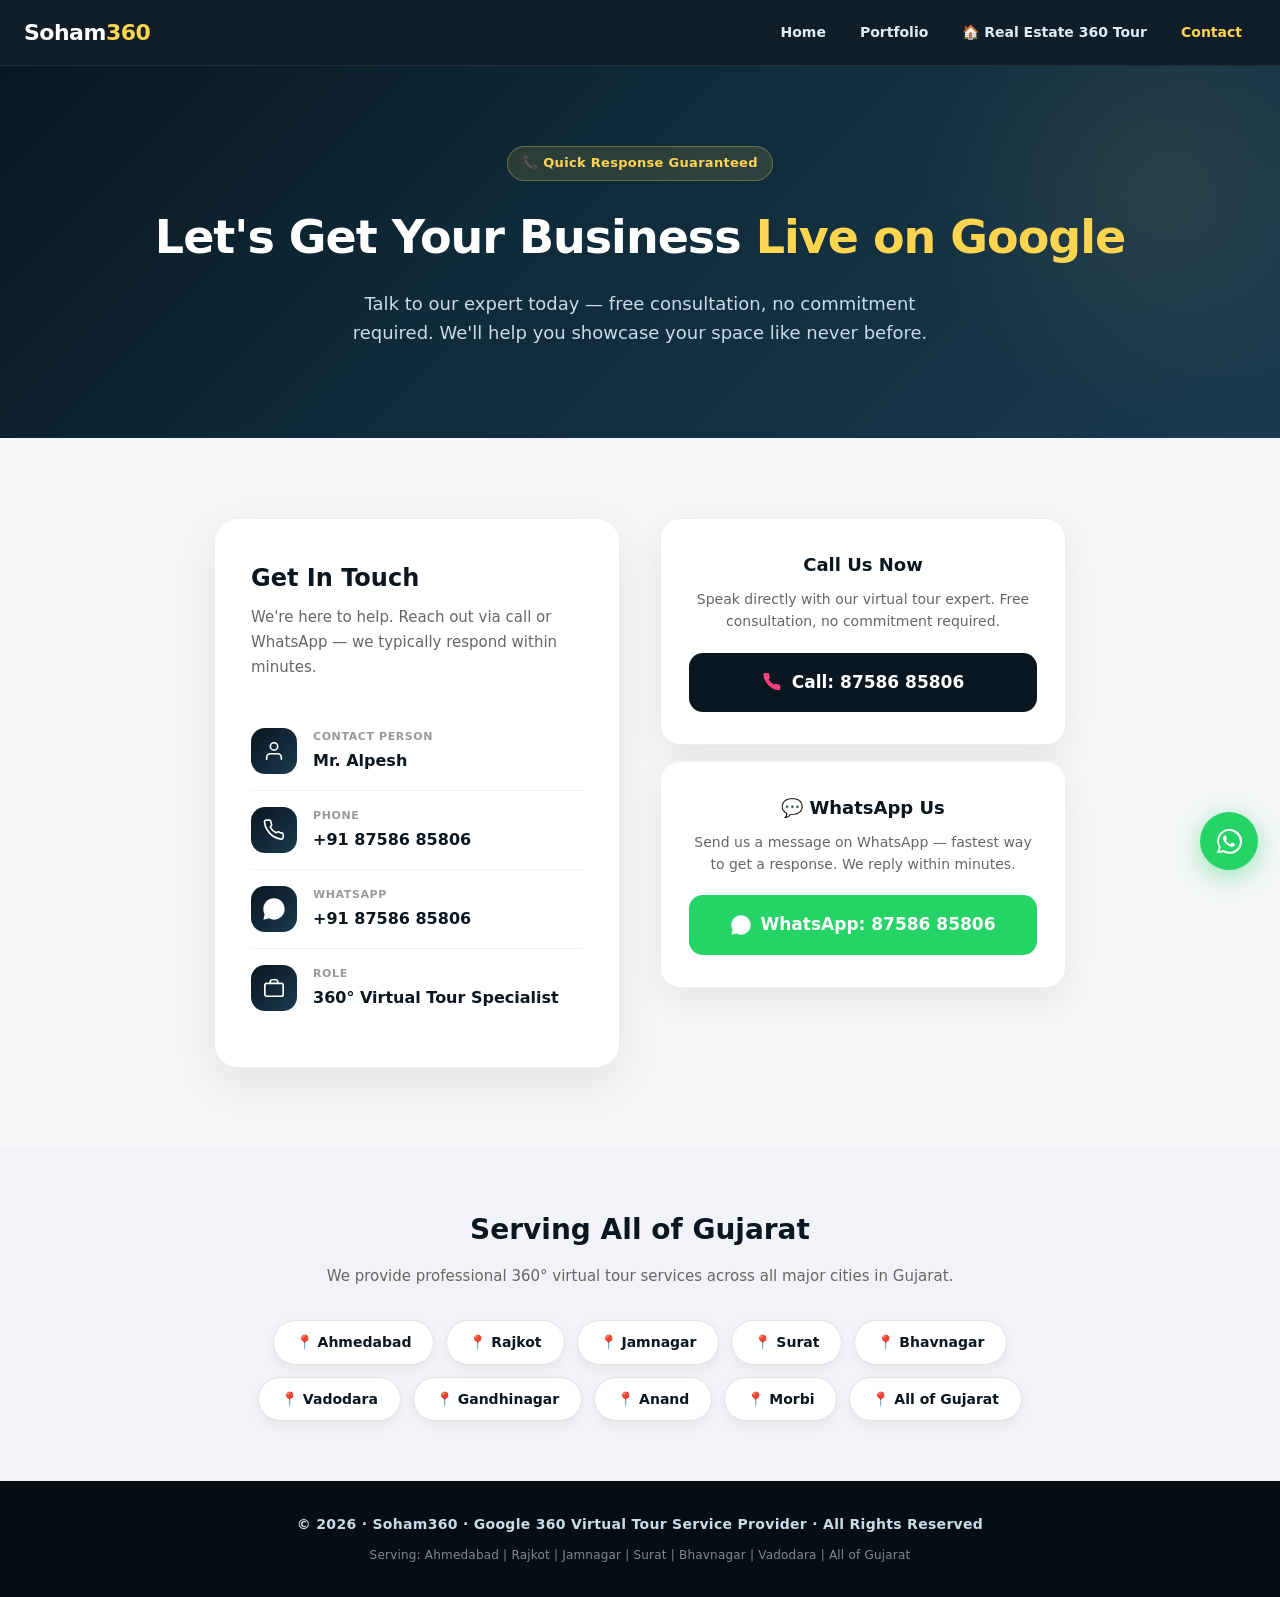
<file: contact/index.html>
<!DOCTYPE html>
<html lang="en">
<head>
<meta charset="UTF-8">
<meta name="viewport" content="width=device-width, initial-scale=1.0">
<title>Contact Us | Soham360 – 360° Virtual Tour Services</title>
<meta name="description" content="Contact Soham360 for Google 360 Virtual Tour services in Ahmedabad, Rajkot, Jamnagar, Surat, Gujarat. Get a free consultation today.">
<meta name="keywords" content="Contact Soham360, Google 360 Virtual Tour Gujarat, 360 virtual tour consultation, virtual tour service Ahmedabad">
<meta name="robots" content="index, follow">
<meta name="author" content="Soham360">
<link rel="canonical" href="https://soham360.com/contact/">
<!-- Open Graph -->
<meta property="og:type" content="website">
<meta property="og:title" content="Contact Us | Soham360 – 360° Virtual Tour Services">
<meta property="og:description" content="Get a free consultation for Google 360 Virtual Tour services in Gujarat. Call or WhatsApp today.">
<meta property="og:url" content="https://soham360.com/contact/">
<meta property="og:site_name" content="Soham360">
<meta property="og:locale" content="en_IN">
<meta property="og:image" content="https://soham360.com/Images/Restaurant Virtual Tour.png">
<!-- Twitter Card -->
<meta name="twitter:card" content="summary_large_image">
<meta name="twitter:title" content="Contact Soham360 – Free Virtual Tour Consultation">
<meta name="twitter:description" content="Get a free consultation for Google 360 Virtual Tour services across Gujarat.">
<meta name="twitter:image" content="https://soham360.com/Images/Restaurant Virtual Tour.png">
<link rel="icon" type="image/svg+xml" href="../favicon.svg">
<link rel="shortcut icon" href="../favicon.svg">
<script type="application/ld+json">
{
  "@context": "https://schema.org",
  "@type": "ContactPage",
  "name": "Contact Soham360",
  "url": "https://soham360.com/contact/",
  "breadcrumb": {
    "@type": "BreadcrumbList",
    "itemListElement": [
      {"@type":"ListItem","position":1,"name":"Home","item":"https://soham360.com/"},
      {"@type":"ListItem","position":2,"name":"Contact","item":"https://soham360.com/contact/"}
    ]
  }
}
</script>
<link rel="stylesheet" href="../css/style.css">
<style>
.contact-page-hero{background:linear-gradient(135deg,#0a1620 0%,#0f2a38 40%,#1a3a50 100%);padding:80px 24px 90px;color:#fff;text-align:center;position:relative;overflow:hidden;}
.contact-page-hero::before{content:'';position:absolute;top:-120px;right:-120px;width:480px;height:480px;background:radial-gradient(circle,rgba(255,213,79,0.08) 0%,transparent 70%);pointer-events:none;}
.contact-page-hero h1{font-size:46px;font-weight:900;letter-spacing:-1px;margin-bottom:16px;}
.contact-page-hero h1 span{color:#ffd54f;}
.contact-page-hero p{font-size:18px;color:#c8dce8;max-width:580px;margin:0 auto;}
.contact-main{max-width:900px;margin:0 auto;padding:80px 24px;}
.contact-grid{display:grid;grid-template-columns:1fr 1fr;gap:40px;align-items:start;}
.contact-info-box{background:#fff;border-radius:24px;padding:40px 36px;box-shadow:0 16px 48px rgba(0,0,0,0.08);border:1.5px solid #edf0f3;}
.contact-info-box h2{font-size:24px;font-weight:900;color:#0a1620;margin-bottom:8px;}
.contact-info-box p{font-size:15px;color:#666;margin-bottom:32px;line-height:1.65;}
.contact-item{display:flex;align-items:center;gap:16px;padding:16px 0;border-bottom:1px solid #f0f2f5;}
.contact-item:last-child{border-bottom:none;}
.contact-item-icon{width:46px;height:46px;border-radius:14px;background:linear-gradient(135deg,#0a1620,#1a3a50);display:flex;align-items:center;justify-content:center;flex-shrink:0;}
.contact-item-icon svg{width:22px;height:22px;}
.contact-item-label{font-size:11px;font-weight:700;color:#999;text-transform:uppercase;letter-spacing:0.6px;}
.contact-item-value{font-size:16px;font-weight:700;color:#0a1620;margin-top:2px;}
.contact-item-value a{color:#0a1620;text-decoration:none;}
.contact-item-value a:hover{color:#ffb300;}
.contact-action-box{display:flex;flex-direction:column;gap:16px;}
.contact-action-card{background:#fff;border-radius:20px;padding:32px 28px;box-shadow:0 12px 36px rgba(0,0,0,0.07);border:1.5px solid #edf0f3;text-align:center;}
.contact-action-card h3{font-size:18px;font-weight:800;color:#0a1620;margin-bottom:8px;}
.contact-action-card p{font-size:14px;color:#666;margin-bottom:20px;line-height:1.6;}
.btn-call-big{display:flex;align-items:center;justify-content:center;gap:10px;background:#0a1620;color:#fff;font-weight:800;font-size:17px;padding:16px 28px;border-radius:14px;text-decoration:none;transition:background 0.2s,transform 0.2s;width:100%;}
.btn-call-big:hover{background:#1a3a50;transform:translateY(-2px);}
.btn-wa-big{display:flex;align-items:center;justify-content:center;gap:10px;background:#25D366;color:#fff;font-weight:800;font-size:17px;padding:16px 28px;border-radius:14px;text-decoration:none;transition:background 0.2s,transform 0.2s;width:100%;}
.btn-wa-big:hover{background:#1ebe5d;transform:translateY(-2px);}
.btn-call-big .call-icon,.btn-call-big .call-icon svg{display:inline-flex;width:20px;height:20px;}
.btn-call-big .call-icon svg{fill:#ff4081;stroke:none;}
.serving-section{background:#f1f3f6;padding:60px 24px;text-align:center;}
.serving-section h2{font-size:28px;font-weight:900;color:#0a1620;margin-bottom:12px;}
.serving-section p{color:#666;font-size:15px;margin-bottom:32px;}
.cities-grid{display:flex;flex-wrap:wrap;justify-content:center;gap:12px;max-width:800px;margin:0 auto;}
.city-tag{background:#fff;border:1.5px solid #e0e4e8;border-radius:30px;padding:10px 22px;font-size:14px;font-weight:700;color:#0a1620;box-shadow:0 4px 12px rgba(0,0,0,0.05);transition:all 0.2s;}
.city-tag:hover{border-color:#ffd54f;background:#fffbf0;}
@media(max-width:768px){
  .contact-grid{grid-template-columns:1fr;}
  .contact-page-hero h1{font-size:32px;}
}
</style>
</head>
<body>

<!-- WHATSAPP FLOAT -->
<div class="float-wa-only">
  <a class="float-wa-btn" href="https://wa.me/918758685806" target="_blank" rel="noopener" aria-label="Chat on WhatsApp">
    <svg width="30" height="30" viewBox="0 0 48 48" xmlns="http://www.w3.org/2000/svg">
      <path fill="#fff" d="M4.868 43.303l2.694-9.835a18.83 18.83 0 0 1-2.52-9.449C5.044 13.514 13.856 4.7 24.86 4.7c5.35.002 10.373 2.086 14.152 5.872a19.865 19.865 0 0 1 5.853 14.143c-.004 11.006-8.816 19.82-19.822 19.82a19.868 19.868 0 0 1-9.499-2.413L4.868 43.303z"/>
      <path fill="#25D366" d="M24.86 7.7c-9.348 0-16.953 7.603-16.953 16.949a16.9 16.9 0 0 0 2.509 8.88l.39.619-1.657 6.047 6.205-1.629.599.356a16.9 16.9 0 0 0 8.615 2.356h.007c9.341 0 16.944-7.604 16.947-16.95A16.86 16.86 0 0 0 35.558 12.7 16.86 16.86 0 0 0 24.86 7.7z"/>
      <path fill="#fff" fill-rule="evenodd" d="M19.268 16.045c-.355-.79-.729-.806-1.068-.82-.277-.013-.594-.012-.91-.012s-.83.124-1.265.62c-.435.495-1.661 1.622-1.661 3.956s1.7 4.59 1.937 4.907c.237.317 3.282 5.283 8.104 7.196 4.007 1.58 4.823 1.266 5.693 1.187.87-.079 2.807-1.147 3.202-2.255.395-1.108.395-2.057.277-2.255-.119-.198-.435-.317-.91-.554s-2.807-1.384-3.242-1.542c-.435-.158-.75-.237-1.066.238-.317.475-1.225 1.542-1.502 1.859-.277.317-.554.357-1.028.119-.475-.238-2.004-.738-3.82-2.358-1.41-1.258-2.364-2.814-2.641-3.289-.277-.475-.03-.731.208-.968.213-.213.475-.554.712-.831.238-.277.317-.475.475-.792.158-.317.079-.594-.04-.831-.118-.238-1.04-2.58-1.456-3.525z" clip-rule="evenodd"/>
    </svg>
  </a>
</div>

<!-- NAVBAR -->
<nav class="navbar">
  <a href="../index.html" class="nav-logo" aria-label="Soham360 Home">
    <span class="logo-text">Soham<span>360</span></span>
  </a>
  <div class="nav-menu">
    <a class="nav-link" href="../index.html">Home</a>
    <a class="nav-link" href="../portfolio/">Portfolio</a>
    <a class="nav-link" href="../realestate360tour/">🏠 Real Estate 360 Tour</a>
    <a class="nav-link active" href="../contact/">Contact</a>
  </div>
  <button class="nav-burger" id="navBurger" aria-label="Open menu" onclick="toggleBurger()">
    <span></span><span></span><span></span>
  </button>
</nav>
<div class="nav-drawer" id="navDrawer">
  <a class="nav-link" href="../index.html" onclick="closeBurger()">🏠 Home</a>
  <a class="nav-link" href="../portfolio/" onclick="closeBurger()">📂 Portfolio</a>
  <a class="nav-link" href="../realestate360tour/" onclick="closeBurger()">🏡 Real Estate 360 Tour</a>
  <a class="nav-link active" href="../contact/" onclick="closeBurger()"><span style="display:inline-flex;align-items:center;gap:6px;"><svg width="15" height="15" viewBox="0 0 24 24" fill="#ff4081" xmlns="http://www.w3.org/2000/svg"><path d="M22 16.92v3a2 2 0 0 1-2.18 2 19.79 19.79 0 0 1-8.63-3.07A19.5 19.5 0 0 1 4.69 12a19.79 19.79 0 0 1-3.07-8.67A2 2 0 0 1 3.6 1.2h3a2 2 0 0 1 2 1.72c.127.96.361 1.903.7 2.81a2 2 0 0 1-.45 2.11L7.91 8.76a16 16 0 0 0 6.29 6.29l1.87-.87a2 2 0 0 1 2.11.45c.907.339 1.85.573 2.81.7A2 2 0 0 1 22 17z"/></svg> Contact</span></a>
</div>

<!-- HERO -->
<div class="contact-page-hero">
  <div class="hero-badge" style="margin-bottom:20px;">📞 Quick Response Guaranteed</div>
  <h1>Let's Get Your Business <span>Live on Google</span></h1>
  <p>Talk to our expert today — free consultation, no commitment required. We'll help you showcase your space like never before.</p>
</div>

<!-- CONTACT MAIN -->
<div class="contact-main">
  <div class="contact-grid">
    <div class="contact-info-box">
      <h2>Get In Touch</h2>
      <p>We're here to help. Reach out via call or WhatsApp — we typically respond within minutes.</p>
      <div class="contact-item">
        <div class="contact-item-icon"><svg viewBox="0 0 24 24" fill="none" stroke="white" stroke-width="1.8" stroke-linecap="round" stroke-linejoin="round"><path d="M20 21v-2a4 4 0 0 0-4-4H8a4 4 0 0 0-4 4v2"/><circle cx="12" cy="7" r="4"/></svg></div>
        <div><div class="contact-item-label">Contact Person</div><div class="contact-item-value">Mr. Alpesh</div></div>
      </div>
      <div class="contact-item">
        <div class="contact-item-icon"><svg viewBox="0 0 24 24" fill="none" stroke="white" stroke-width="1.8" stroke-linecap="round" stroke-linejoin="round"><path d="M22 16.92v3a2 2 0 0 1-2.18 2 19.79 19.79 0 0 1-8.63-3.07A19.5 19.5 0 0 1 4.69 12a19.79 19.79 0 0 1-3.07-8.67A2 2 0 0 1 3.6 1.2h3a2 2 0 0 1 2 1.72c.127.96.361 1.903.7 2.81a2 2 0 0 1-.45 2.11L7.91 8.76a16 16 0 0 0 6.29 6.29l1.87-.87a2 2 0 0 1 2.11.45c.907.339 1.85.573 2.81.7A2 2 0 0 1 22 17z"/></svg></div>
        <div><div class="contact-item-label">Phone</div><div class="contact-item-value"><a href="tel:+918758685806">+91 87586 85806</a></div></div>
      </div>
      <div class="contact-item">
        <div class="contact-item-icon"><svg viewBox="0 0 32 32" fill="white"><path d="M16 .5C7.44.5.5 7.44.5 16c0 2.72.69 5.28 1.9 7.52L.5 31.5l8.22-1.87A15.43 15.43 0 0016 31.5C24.56 31.5 31.5 24.56 31.5 16S24.56.5 16 .5zm7.27 18.4c-.4-.2-2.36-1.16-2.72-1.3-.37-.13-.63-.2-.9.2s-1.03 1.3-1.27 1.56c-.23.27-.46.3-.86.1a10.84 10.84 0 01-3.19-1.97 11.96 11.96 0 01-2.21-2.75c-.23-.4-.02-.61.17-.81.18-.18.4-.46.6-.69.2-.23.26-.4.4-.66.13-.27.07-.5-.03-.7-.1-.2-.9-2.16-1.23-2.96-.32-.78-.65-.67-.9-.68h-.76c-.27 0-.7.1-1.06.5s-1.4 1.36-1.4 3.32 1.43 3.85 1.63 4.12c.2.26 2.82 4.3 6.83 6.03.95.41 1.7.66 2.28.84.96.3 1.83.26 2.52.16.77-.12 2.36-.97 2.7-1.9.33-.93.33-1.73.23-1.9-.1-.17-.36-.27-.76-.47z"/></svg></div>
        <div><div class="contact-item-label">WhatsApp</div><div class="contact-item-value"><a href="https://wa.me/918758685806" target="_blank">+91 87586 85806</a></div></div>
      </div>
      <div class="contact-item">
        <div class="contact-item-icon"><svg viewBox="0 0 24 24" fill="none" stroke="white" stroke-width="1.8" stroke-linecap="round" stroke-linejoin="round"><rect x="2" y="7" width="20" height="14" rx="2"/><path d="M16 7V5a2 2 0 0 0-2-2h-4a2 2 0 0 0-2 2v2"/></svg></div>
        <div><div class="contact-item-label">Role</div><div class="contact-item-value">360° Virtual Tour Specialist</div></div>
      </div>
    </div>

    <div class="contact-action-box">
      <div class="contact-action-card">
        <h3>Call Us Now</h3>
        <p>Speak directly with our virtual tour expert. Free consultation, no commitment required.</p>
        <a class="btn-call-big" href="tel:+918758685806"><span class="call-icon"><svg viewBox="0 0 24 24" xmlns="http://www.w3.org/2000/svg"><path d="M22 16.92v3a2 2 0 0 1-2.18 2 19.79 19.79 0 0 1-8.63-3.07A19.5 19.5 0 0 1 4.69 12a19.79 19.79 0 0 1-3.07-8.67A2 2 0 0 1 3.6 1.2h3a2 2 0 0 1 2 1.72c.127.96.361 1.903.7 2.81a2 2 0 0 1-.45 2.11L7.91 8.76a16 16 0 0 0 6.29 6.29l1.87-.87a2 2 0 0 1 2.11.45c.907.339 1.85.573 2.81.7A2 2 0 0 1 22 17z"/></svg></span> Call: 87586 85806</a>
      </div>
      <div class="contact-action-card">
        <h3>💬 WhatsApp Us</h3>
        <p>Send us a message on WhatsApp — fastest way to get a response. We reply within minutes.</p>
        <a class="btn-wa-big" href="https://wa.me/918758685806" target="_blank" rel="noopener">
          <svg width="20" height="20" viewBox="0 0 32 32" fill="white"><path d="M16 .5C7.44.5.5 7.44.5 16c0 2.72.69 5.28 1.9 7.52L.5 31.5l8.22-1.87A15.43 15.43 0 0016 31.5C24.56 31.5 31.5 24.56 31.5 16S24.56.5 16 .5zm7.27 18.4c-.4-.2-2.36-1.16-2.72-1.3-.37-.13-.63-.2-.9.2s-1.03 1.3-1.27 1.56c-.23.27-.46.3-.86.1a10.84 10.84 0 01-3.19-1.97 11.96 11.96 0 01-2.21-2.75c-.23-.4-.02-.61.17-.81.18-.18.4-.46.6-.69.2-.23.26-.4.4-.66.13-.27.07-.5-.03-.7-.1-.2-.9-2.16-1.23-2.96-.32-.78-.65-.67-.9-.68h-.76c-.27 0-.7.1-1.06.5s-1.4 1.36-1.4 3.32 1.43 3.85 1.63 4.12c.2.26 2.82 4.3 6.83 6.03.95.41 1.7.66 2.28.84.96.3 1.83.26 2.52.16.77-.12 2.36-.97 2.7-1.9.33-.93.33-1.73.23-1.9-.1-.17-.36-.27-.76-.47z"/></svg>
          WhatsApp: 87586 85806
        </a>
      </div>
    </div>
  </div>
</div>

<!-- SERVING CITIES -->
<div class="serving-section">
  <h2>Serving All of Gujarat</h2>
  <p>We provide professional 360° virtual tour services across all major cities in Gujarat.</p>
  <div class="cities-grid">
    <div class="city-tag">📍 Ahmedabad</div>
    <div class="city-tag">📍 Rajkot</div>
    <div class="city-tag">📍 Jamnagar</div>
    <div class="city-tag">📍 Surat</div>
    <div class="city-tag">📍 Bhavnagar</div>
    <div class="city-tag">📍 Vadodara</div>
    <div class="city-tag">📍 Gandhinagar</div>
    <div class="city-tag">📍 Anand</div>
    <div class="city-tag">📍 Morbi</div>
    <div class="city-tag">📍 All of Gujarat</div>
  </div>
</div>

<footer class="footer">
  <div>© 2026 · Soham360 · Google 360 Virtual Tour Service Provider · All Rights Reserved</div>
  <div class="footer-cities">Serving: Ahmedabad | Rajkot | Jamnagar | Surat | Bhavnagar | Vadodara | All of Gujarat</div>
</footer>

<script src="../js/script.js"></script>
</body>
</html>
</file>
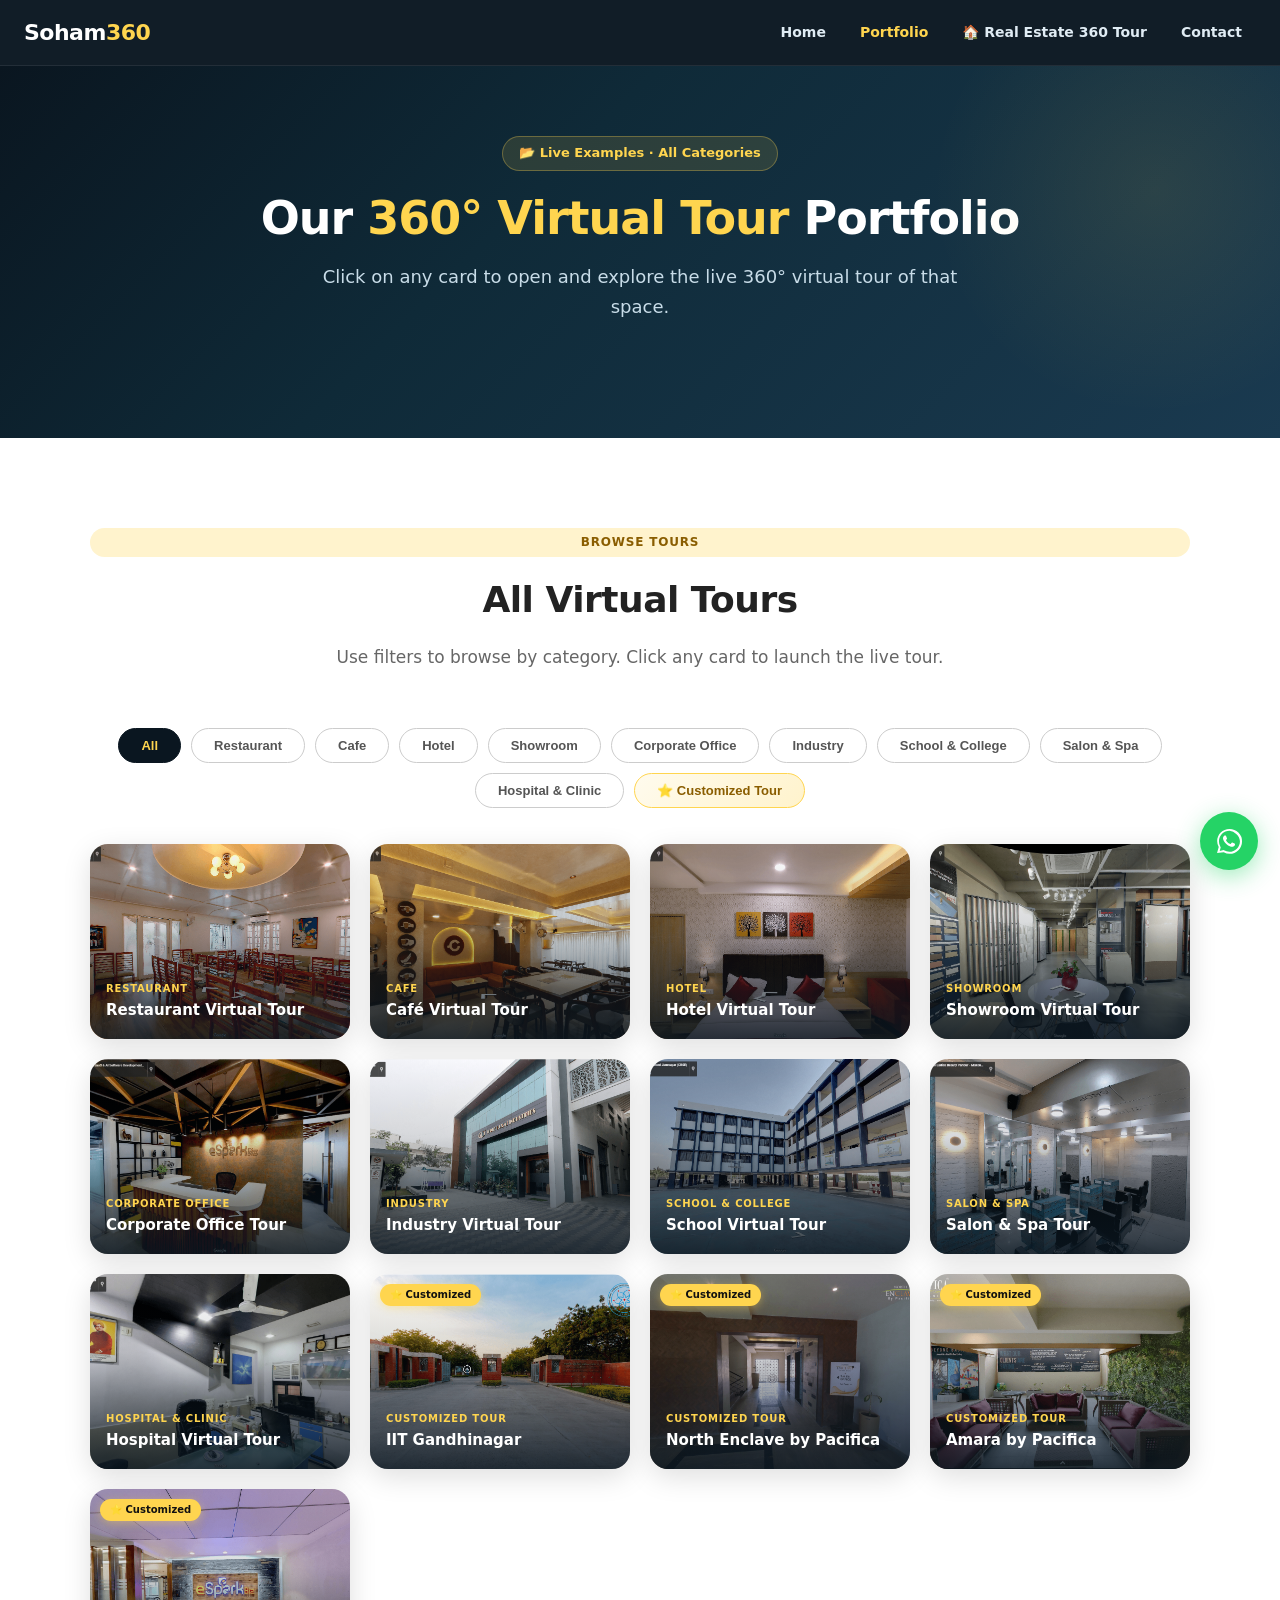
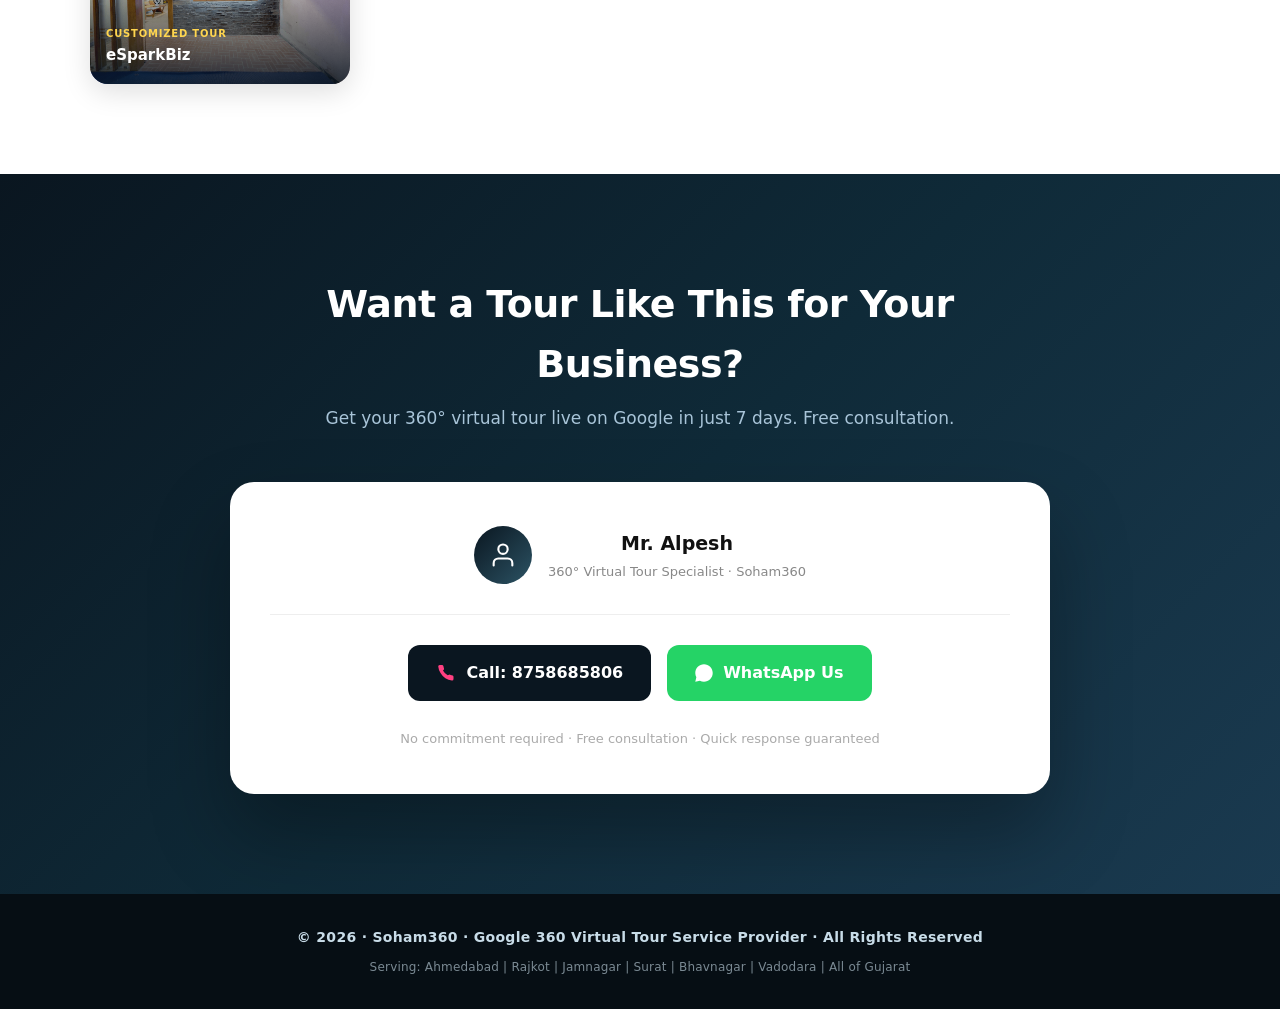
<file: portfolio/index.html>
<!DOCTYPE html>
<html lang="en">
<head>
<meta charset="UTF-8">
<meta name="viewport" content="width=device-width, initial-scale=1.0">
<title>Portfolio – 360° Virtual Tour Examples | Soham360</title>
<meta name="description" content="Explore our complete 360° virtual tour portfolio. Live tours for restaurants, hotels, cafes, showrooms, real estate, schools and more across Gujarat.">
<meta name="robots" content="index, follow, max-snippet:-1, max-image-preview:large, max-video-preview:-1">
<meta name="author" content="Soham360">
<link rel="canonical" href="https://soham360.com/portfolio/">
<!-- Open Graph -->
<meta property="og:type" content="website">
<meta property="og:title" content="Portfolio – 360° Virtual Tour Examples | Soham360">
<meta property="og:description" content="Explore live 360° virtual tours for restaurants, hotels, cafes, showrooms, real estate and more across Gujarat.">
<meta property="og:url" content="https://soham360.com/portfolio/">
<meta property="og:site_name" content="Soham360">
<meta property="og:locale" content="en_IN">
<meta property="og:image" content="https://soham360.com/Images/Amara by Pacifica.png">
<meta property="og:image:width" content="1200">
<meta property="og:image:height" content="630">
<!-- Twitter Card -->
<meta name="twitter:card" content="summary_large_image">
<meta name="twitter:title" content="Portfolio – 360° Virtual Tour Examples | Soham360">
<meta name="twitter:description" content="Explore live 360° virtual tours for restaurants, hotels, real estate and more across Gujarat.">
<meta name="twitter:image" content="https://soham360.com/Images/Amara by Pacifica.png">
<link rel="icon" type="image/svg+xml" href="../favicon.svg">
<link rel="shortcut icon" href="../favicon.svg">
<script type="application/ld+json">
{
  "@context": "https://schema.org",
  "@type": "CollectionPage",
  "name": "360° Virtual Tour Portfolio",
  "url": "https://soham360.com/portfolio/",
  "description": "Portfolio of Google 360 and Customized 360 Virtual Tours by Soham360",
  "breadcrumb": {
    "@type": "BreadcrumbList",
    "itemListElement": [
      {"@type":"ListItem","position":1,"name":"Home","item":"https://soham360.com/"},
      {"@type":"ListItem","position":2,"name":"Portfolio","item":"https://soham360.com/portfolio/"}
    ]
  }
}
</script>
<link rel="stylesheet" href="../css/style.css">
<style>
.photo-gallery-grid{display:grid;grid-template-columns:repeat(auto-fill,minmax(220px,1fr));gap:20px;margin-top:10px;}
.pg-card{border-radius:18px;overflow:hidden;cursor:pointer;position:relative;box-shadow:0 8px 28px rgba(0,0,0,0.13);transition:transform 0.28s cubic-bezier(.34,1.56,.64,1),box-shadow 0.25s;aspect-ratio:4/3;}
.pg-card:hover{transform:translateY(-7px);box-shadow:0 24px 52px rgba(0,0,0,0.22);}
.pg-card img{width:100%;height:100%;object-fit:cover;display:block;transition:transform 0.4s;}
.pg-card:hover img{transform:scale(1.06);}
.pg-card-overlay{position:absolute;inset:0;background:linear-gradient(to top,rgba(10,22,32,0.85) 0%,rgba(10,22,32,0.15) 60%,transparent 100%);}
.pg-card-info{position:absolute;bottom:0;left:0;right:0;padding:16px 16px 18px;}
.pg-card-cat{font-size:10px;font-weight:700;text-transform:uppercase;letter-spacing:0.8px;color:#ffd54f;margin-bottom:4px;}
.pg-card-name{font-size:15px;font-weight:800;color:#fff;line-height:1.3;}
.pg-card-premium-badge{position:absolute;top:10px;left:10px;display:inline-flex;align-items:center;gap:4px;background:#ffd54f;color:#111;font-size:10px;font-weight:800;padding:3px 10px;border-radius:20px;box-shadow:0 2px 8px rgba(255,213,79,0.4);z-index:2;}
.pg-card-play{position:absolute;top:50%;left:50%;transform:translate(-50%,-50%) scale(0.8);width:52px;height:52px;border-radius:50%;background:rgba(255,213,79,0.9);display:flex;align-items:center;justify-content:center;opacity:0;transition:opacity 0.22s,transform 0.22s;box-shadow:0 4px 18px rgba(255,213,79,0.5);z-index:2;}
.pg-card:hover .pg-card-play{opacity:1;transform:translate(-50%,-50%) scale(1);}
.pg-card-play svg{width:20px;height:20px;margin-left:3px;}
.tour-modal-overlay{display:none;position:fixed;inset:0;background:rgba(0,0,0,0.92);z-index:9999;align-items:center;justify-content:center;padding:16px;}
.tour-modal-overlay.open{display:flex;}
.tour-modal{background:#fff;border-radius:16px;width:96vw;max-width:1200px;height:90vh;overflow:hidden;box-shadow:0 50px 100px rgba(0,0,0,0.5);display:flex;flex-direction:column;}
.tour-modal-head{display:flex;align-items:center;justify-content:space-between;padding:14px 20px;border-bottom:1px solid #eee;flex-shrink:0;}
.tour-modal-head h3{font-size:17px;font-weight:800;color:#111;}
.tour-modal-close{background:none;border:none;font-size:26px;cursor:pointer;color:#888;line-height:1;padding:4px 10px;transition:color 0.15s;min-width:44px;min-height:44px;display:flex;align-items:center;justify-content:center;}
.tour-modal-close:hover{color:#111;}
.tour-modal-body{flex:1;overflow:hidden;min-height:0;}
.tour-modal-body iframe{width:100%;height:100%;border:none;display:block;}
@media(max-width:600px){
  .photo-gallery-grid{grid-template-columns:repeat(2,1fr);gap:12px;}
  .pg-card-name{font-size:13px;}
}
</style>
</head>
<body>

<div class="float-wa-only">
  <a class="float-wa-btn" href="https://wa.me/918758685806" target="_blank" rel="noopener" aria-label="Chat on WhatsApp">
    <svg width="30" height="30" viewBox="0 0 48 48" xmlns="http://www.w3.org/2000/svg"><path fill="#fff" d="M4.868 43.303l2.694-9.835a18.83 18.83 0 0 1-2.52-9.449C5.044 13.514 13.856 4.7 24.86 4.7c5.35.002 10.373 2.086 14.152 5.872a19.865 19.865 0 0 1 5.853 14.143c-.004 11.006-8.816 19.82-19.822 19.82a19.868 19.868 0 0 1-9.499-2.413L4.868 43.303z"/><path fill="#25D366" d="M24.86 7.7c-9.348 0-16.953 7.603-16.953 16.949a16.9 16.9 0 0 0 2.509 8.88l.39.619-1.657 6.047 6.205-1.629.599.356a16.9 16.9 0 0 0 8.615 2.356h.007c9.341 0 16.944-7.604 16.947-16.95A16.86 16.86 0 0 0 35.558 12.7 16.86 16.86 0 0 0 24.86 7.7z"/><path fill="#fff" fill-rule="evenodd" d="M19.268 16.045c-.355-.79-.729-.806-1.068-.82-.277-.013-.594-.012-.91-.012s-.83.124-1.265.62c-.435.495-1.661 1.622-1.661 3.956s1.7 4.59 1.937 4.907c.237.317 3.282 5.283 8.104 7.196 4.007 1.58 4.823 1.266 5.693 1.187.87-.079 2.807-1.147 3.202-2.255.395-1.108.395-2.057.277-2.255-.119-.198-.435-.317-.91-.554s-2.807-1.384-3.242-1.542c-.435-.158-.75-.237-1.066.238-.317.475-1.225 1.542-1.502 1.859-.277.317-.554.357-1.028.119-.475-.238-2.004-.738-3.82-2.358-1.41-1.258-2.364-2.814-2.641-3.289-.277-.475-.03-.731.208-.968.213-.213.475-.554.712-.831.238-.277.317-.475.475-.792.158-.317.079-.594-.04-.831-.118-.238-1.04-2.58-1.456-3.525z" clip-rule="evenodd"/></svg>
  </a>
</div>

<nav class="navbar">
  <a href="../index.html" class="nav-logo" aria-label="Soham360 Home"><span class="logo-text">Soham<span>360</span></span></a>
  <div class="nav-menu">
    <a class="nav-link" href="../index.html">Home</a>
    <a class="nav-link active" href="../portfolio/">Portfolio</a>
    <a class="nav-link" href="../realestate360tour/">🏠 Real Estate 360 Tour</a>
    <a class="nav-link" href="../contact/">Contact</a>
  </div>
  <button class="nav-burger" id="navBurger" aria-label="Open menu" onclick="toggleBurger()"><span></span><span></span><span></span></button>
</nav>
<div class="nav-drawer" id="navDrawer">
  <a class="nav-link" href="../index.html" onclick="closeBurger()">🏠 Home</a>
  <a class="nav-link active" href="../portfolio/" onclick="closeBurger()">📂 Portfolio</a>
  <a class="nav-link" href="../realestate360tour/" onclick="closeBurger()">🏡 Real Estate 360 Tour</a>
  <a class="nav-link" href="../contact/" onclick="closeBurger()"><span style="display:inline-flex;align-items:center;gap:6px;"><svg width="15" height="15" viewBox="0 0 24 24" fill="#ff4081" xmlns="http://www.w3.org/2000/svg"><path d="M22 16.92v3a2 2 0 0 1-2.18 2 19.79 19.79 0 0 1-8.63-3.07A19.5 19.5 0 0 1 4.69 12a19.79 19.79 0 0 1-3.07-8.67A2 2 0 0 1 3.6 1.2h3a2 2 0 0 1 2 1.72c.127.96.361 1.903.7 2.81a2 2 0 0 1-.45 2.11L7.91 8.76a16 16 0 0 0 6.29 6.29l1.87-.87a2 2 0 0 1 2.11.45c.907.339 1.85.573 2.81.7A2 2 0 0 1 22 17z"/></svg> Contact</span></a>
</div>

<div class="re-hero">
  <div class="re-hero-inner">
    <div class="re-hero-badge">📂 Live Examples · All Categories</div>
    <h1>Our <span>360° Virtual Tour</span> Portfolio</h1>
    <p class="re-hero-sub">Click on any card to open and explore the live 360° virtual tour of that space.</p>
  </div>
</div>

<section class="section white">
<div class="section-inner">
  <div class="section-tag" style="display:block;text-align:center;">Browse Tours</div>
  <h2>All Virtual Tours</h2>
  <p class="section-sub">Use filters to browse by category. Click any card to launch the live tour.</p>
  <div class="filter-bar" id="pgFilterBar"></div>
  <div class="photo-gallery-grid" id="pgGrid"></div>
</div>
</section>

<div class="tour-modal-overlay" id="tourModalOverlay">
  <div class="tour-modal">
    <div class="tour-modal-head">
      <h3 id="tourModalTitle">Tour</h3>
      <button class="tour-modal-close" id="tourModalClose" aria-label="Close tour">&#10005;</button>
    </div>
    <div class="tour-modal-body" id="tourModalBody"></div>
  </div>
</div>

<section class="contact-section">
<div class="contact-container">
  <h2>Want a Tour Like This for Your Business?</h2>
  <p class="contact-tagline">Get your 360° virtual tour live on Google in just 7 days. Free consultation.</p>
  <div class="contact-card">
    <div class="contact-person">
      <div class="contact-avatar"><svg viewBox="0 0 24 24" fill="none" stroke="white" stroke-width="1.8" stroke-linecap="round" stroke-linejoin="round"><path d="M20 21v-2a4 4 0 0 0-4-4H8a4 4 0 0 0-4 4v2"/><circle cx="12" cy="7" r="4"/></svg></div>
      <div><div class="contact-name">Mr. Alpesh</div><div class="contact-role">360° Virtual Tour Specialist · Soham360</div></div>
    </div>
    <hr class="divider">
    <div class="contact-buttons">
      <a class="btn-call" href="tel:+918758685806"><span class="call-icon"><svg viewBox="0 0 24 24" xmlns="http://www.w3.org/2000/svg"><path d="M22 16.92v3a2 2 0 0 1-2.18 2 19.79 19.79 0 0 1-8.63-3.07A19.5 19.5 0 0 1 4.69 12a19.79 19.79 0 0 1-3.07-8.67A2 2 0 0 1 3.6 1.2h3a2 2 0 0 1 2 1.72c.127.96.361 1.903.7 2.81a2 2 0 0 1-.45 2.11L7.91 8.76a16 16 0 0 0 6.29 6.29l1.87-.87a2 2 0 0 1 2.11.45c.907.339 1.85.573 2.81.7A2 2 0 0 1 22 17z"/></svg></span> Call: 8758685806</a>
      <a class="btn-wa" href="https://wa.me/918758685806" target="_blank" rel="noopener"><svg width="18" height="18" viewBox="0 0 32 32" fill="white"><path d="M16 .5C7.44.5.5 7.44.5 16c0 2.72.69 5.28 1.9 7.52L.5 31.5l8.22-1.87A15.43 15.43 0 0016 31.5C24.56 31.5 31.5 24.56 31.5 16S24.56.5 16 .5zm7.27 18.4c-.4-.2-2.36-1.16-2.72-1.3-.37-.13-.63-.2-.9.2s-1.03 1.3-1.27 1.56c-.23.27-.46.3-.86.1a10.84 10.84 0 01-3.19-1.97 11.96 11.96 0 01-2.21-2.75c-.23-.4-.02-.61.17-.81.18-.18.4-.46.6-.69.2-.23.26-.4.4-.66.13-.27.07-.5-.03-.7-.1-.2-.9-2.16-1.23-2.96-.32-.78-.65-.67-.9-.68h-.76c-.27 0-.7.1-1.06.5s-1.4 1.36-1.4 3.32 1.43 3.85 1.63 4.12c.2.26 2.82 4.3 6.83 6.03.95.41 1.7.66 2.28.84.96.3 1.83.26 2.52.16.77-.12 2.36-.97 2.7-1.9.33-.93.33-1.73.23-1.9-.1-.17-.36-.27-.76-.47z"/></svg> WhatsApp Us</a>
    </div>
    <p class="contact-microcopy">No commitment required · Free consultation · Quick response guaranteed</p>
  </div>
</div>
</section>

<footer class="footer">
  <div>© 2026 · Soham360 · Google 360 Virtual Tour Service Provider · All Rights Reserved</div>
  <div class="footer-cities">Serving: Ahmedabad | Rajkot | Jamnagar | Surat | Bhavnagar | Vadodara | All of Gujarat</div>
</footer>

<script src="../js/script.js"></script>
<script>
var pgTours = [
  {cat:"Restaurant",name:"Restaurant Virtual Tour",type:"google",url:"https://www.google.com/maps/embed?pb=!4v1773561439704!6m8!1m7!1sCAoSF0NJSE0wb2dLRUlDQWdJQzQ5SWVnLXdF!2m2!1d22.47191135941974!2d70.05919104179245!3f120.22234155017922!4f-1.7372153121357599!5f0.7820865974627469",photo:"../Images/Restaurant Virtual Tour.png",premium:false},
  {cat:"Cafe",name:"Café Virtual Tour",type:"google",url:"https://www.google.com/maps/embed?pb=!4v1773561541079!6m8!1m7!1sCAoSHENJQUJJaEJHS3RpaGtlbFlsbE9NTEt3U1pSZHM.!2m2!1d22.48382333793996!2d70.0577709195647!3f320.0840952783034!4f-1.8533851198201319!5f0.7820865974627469",photo:"../Images/Cafe Virtual Tour.png",premium:false},
  {cat:"Hotel",name:"Hotel Virtual Tour",type:"google",url:"https://www.google.com/maps/embed?pb=!4v1773561615292!6m8!1m7!1sCAoSF0NJSE0wb2dLRUlDQWdJQ2NtSUswdEFF!2m2!1d22.47060558746202!2d69.07301702772489!3f153.6153185542361!4f-0.6221014068417645!5f0.7820865974627469",photo:"../Images/Hotel Virtual Tour.png",premium:false},
  {cat:"Showroom",name:"Showroom Virtual Tour",type:"google",url:"https://www.google.com/maps/embed?pb=!4v1773562060415!6m8!1m7!1sCAoSHENJQUJJaER1MWc2RWE3aXBnQ1IzMU52U0lVREI.!2m2!1d22.48114475199436!2d70.12142487022894!3f100.70302204278559!4f-2.6613687723726116!5f0.7820865974627469",photo:"../Images/Showroom Virtual Tour.png",premium:false},
  {cat:"Corporate Office",name:"Corporate Office Tour",type:"google",url:"https://www.google.com/maps/embed?pb=!4v1773562106905!6m8!1m7!1sCAoSF0NJSE0wb2dLRUlDQWdJQ2l0dnFCOUFF!2m2!1d23.07089526403176!2d72.51821772344807!3f121.66353301942952!4f-1.3646061736387907!5f0.4000000000000002",photo:"../Images/Corporate Office Tour.png",premium:false},
  {cat:"Industry",name:"Industry Virtual Tour",type:"google",url:"https://www.google.com/maps/embed?pb=!4v1773562236870!6m8!1m7!1sCAoSF0NJSE0wb2dLRUlDQWdJQ2ZyN2Eya1FF!2m2!1d22.42114156188424!2d70.04210512394347!3f82.0918366342775!4f18.649490062444187!5f0.7820865974627469",photo:"../Images/Industry Virtual Tour.png",premium:false},
  {cat:"School & College",name:"School Virtual Tour",type:"google",url:"https://www.google.com/maps/embed?pb=!4v1773563334360!6m8!1m7!1sCAoSF0NJSE0wb2dLRUlDQWdJRDQxdGJmd2dF!2m2!1d22.44517814215193!2d70.02550515759604!3f137.2467255494322!4f16.609819506001614!5f0.7820865974627469",photo:"../Images/School Virtual Tour.png",premium:false},
  {cat:"Salon & Spa",name:"Salon & Spa Tour",type:"google",url:"https://www.google.com/maps/embed?pb=!4v1773563481067!6m8!1m7!1sCAoSFkNJSE0wb2dLRUlDQWdJQzQ5SnZRZFE.!2m2!1d22.48105496172797!2d70.05714490181857!3f0.30821545096795333!4f-0.5030758128877864!5f0.7820865974627469",photo:"../Images/Salon & Spa Tour.png",premium:false},
  {cat:"Hospital & Clinic",name:"Hospital Virtual Tour",type:"google",url:"https://www.google.com/maps/embed?pb=!4v1773564068811!6m8!1m7!1sCAoSF0NJSE0wb2dLRUlDQWdJQzI2T0NsOFFF!2m2!1d22.46608537200248!2d70.05980733572382!3f326.81043002661846!4f2.6077119598731855!5f0.7820865974627469",photo:"../Images/Hospital Virtual Tour.png",premium:false},
  {cat:"Customized Tour",name:"IIT Gandhinagar",type:"cloudpano",cpId:"-GReSaR0O",photo:"../Images/IIT Gandhinagar.png",premium:true},
  {cat:"Customized Tour",name:"North Enclave by Pacifica",type:"cloudpano",cpId:"Ee32aO2l_",photo:"../Images/North Enclave by Pacifica.png",premium:true},
  {cat:"Customized Tour",name:"Amara by Pacifica",type:"cloudpano",cpId:"x5e8PxVc87",photo:"../Images/Amara by Pacifica.png",premium:true},
  {cat:"Customized Tour",name:"eSparkBiz",type:"cloudpano",cpId:"_ZNIYdF5RI",photo:"../Images/eSparkBiz.png",premium:true}
];

var pgCats=["All","Restaurant","Cafe","Hotel","Showroom","Corporate Office","Industry","School & College","Salon & Spa","Hospital & Clinic","Customized Tour"];
var pgActive="All";

function pgGetList(){ return pgActive==="All"?pgTours:pgTours.filter(function(t){return t.cat===pgActive;}); }

function pgRenderFilters(){
  var bar=document.getElementById('pgFilterBar');
  if(!bar)return;
  bar.innerHTML=pgCats.map(function(c){
    var isPremium=c==="Customized Tour";
    return '<button class="filter-btn'+(c===pgActive?' active':'')+(isPremium?' filter-btn-premium':'')+'" onclick="pgSetFilter(\''+c+'\')">'+(isPremium?'⭐ ':'')+c+'</button>';
  }).join('');
}

function pgRenderGrid(){
  var grid=document.getElementById('pgGrid');
  if(!grid)return;
  grid.innerHTML=pgGetList().map(function(t){
    var idx=pgTours.indexOf(t);
    return '<div class="pg-card" onclick="pgOpenTour('+idx+')" role="button" tabindex="0">'
      +(t.premium?'<div class="pg-card-premium-badge">⭐ Customized</div>':'')
      +'<img src="'+t.photo+'" alt="'+t.name+'" loading="lazy">'
      +'<div class="pg-card-overlay"></div>'
      +'<div class="pg-card-play"><svg viewBox="0 0 24 24" fill="#111" stroke="none"><polygon points="5 3 19 12 5 21 5 3"/></svg></div>'
      +'<div class="pg-card-info"><div class="pg-card-cat">'+t.cat+'</div><div class="pg-card-name">'+t.name+'</div></div>'
      +'</div>';
  }).join('');
}

window.pgSetFilter=function(cat){pgActive=cat;pgRenderFilters();pgRenderGrid();};

window.pgOpenTour=function(idx){
  var t=pgTours[idx];
  document.getElementById('tourModalTitle').textContent=t.name;
  if(t.type==="cloudpano"){
    document.getElementById('tourModalBody').innerHTML='<iframe src="https://app.cloudpano.com/tours/'+t.cpId+'?disable=watermark&autoLoad=1" width="100%" height="100%" frameborder="0" allowfullscreen allow="xr-spatial-tracking; gyroscope; accelerometer" style="border:0;display:block;width:100%;height:100%;" title="'+t.name+'"></iframe>';
  } else {
    document.getElementById('tourModalBody').innerHTML='<iframe src="'+t.url+'" allowfullscreen style="width:100%;height:100%;border:none;display:block;" title="'+t.name+'"></iframe>';
  }
  document.getElementById('tourModalOverlay').classList.add('open');
  document.body.style.overflow='hidden';
};

document.addEventListener('DOMContentLoaded',function(){
  pgRenderFilters();
  pgRenderGrid();
  var closeBtn=document.getElementById('tourModalClose');
  var overlay=document.getElementById('tourModalOverlay');
  if(closeBtn)closeBtn.onclick=function(){overlay.classList.remove('open');document.getElementById('tourModalBody').innerHTML='';document.body.style.overflow='';};
  if(overlay)overlay.onclick=function(e){if(e.target===this){this.classList.remove('open');document.getElementById('tourModalBody').innerHTML='';document.body.style.overflow='';}};
  document.addEventListener('keydown',function(e){if(e.key==='Escape'&&overlay){overlay.classList.remove('open');document.getElementById('tourModalBody').innerHTML='';document.body.style.overflow='';}});
});
</script>
</body>
</html>
</file>
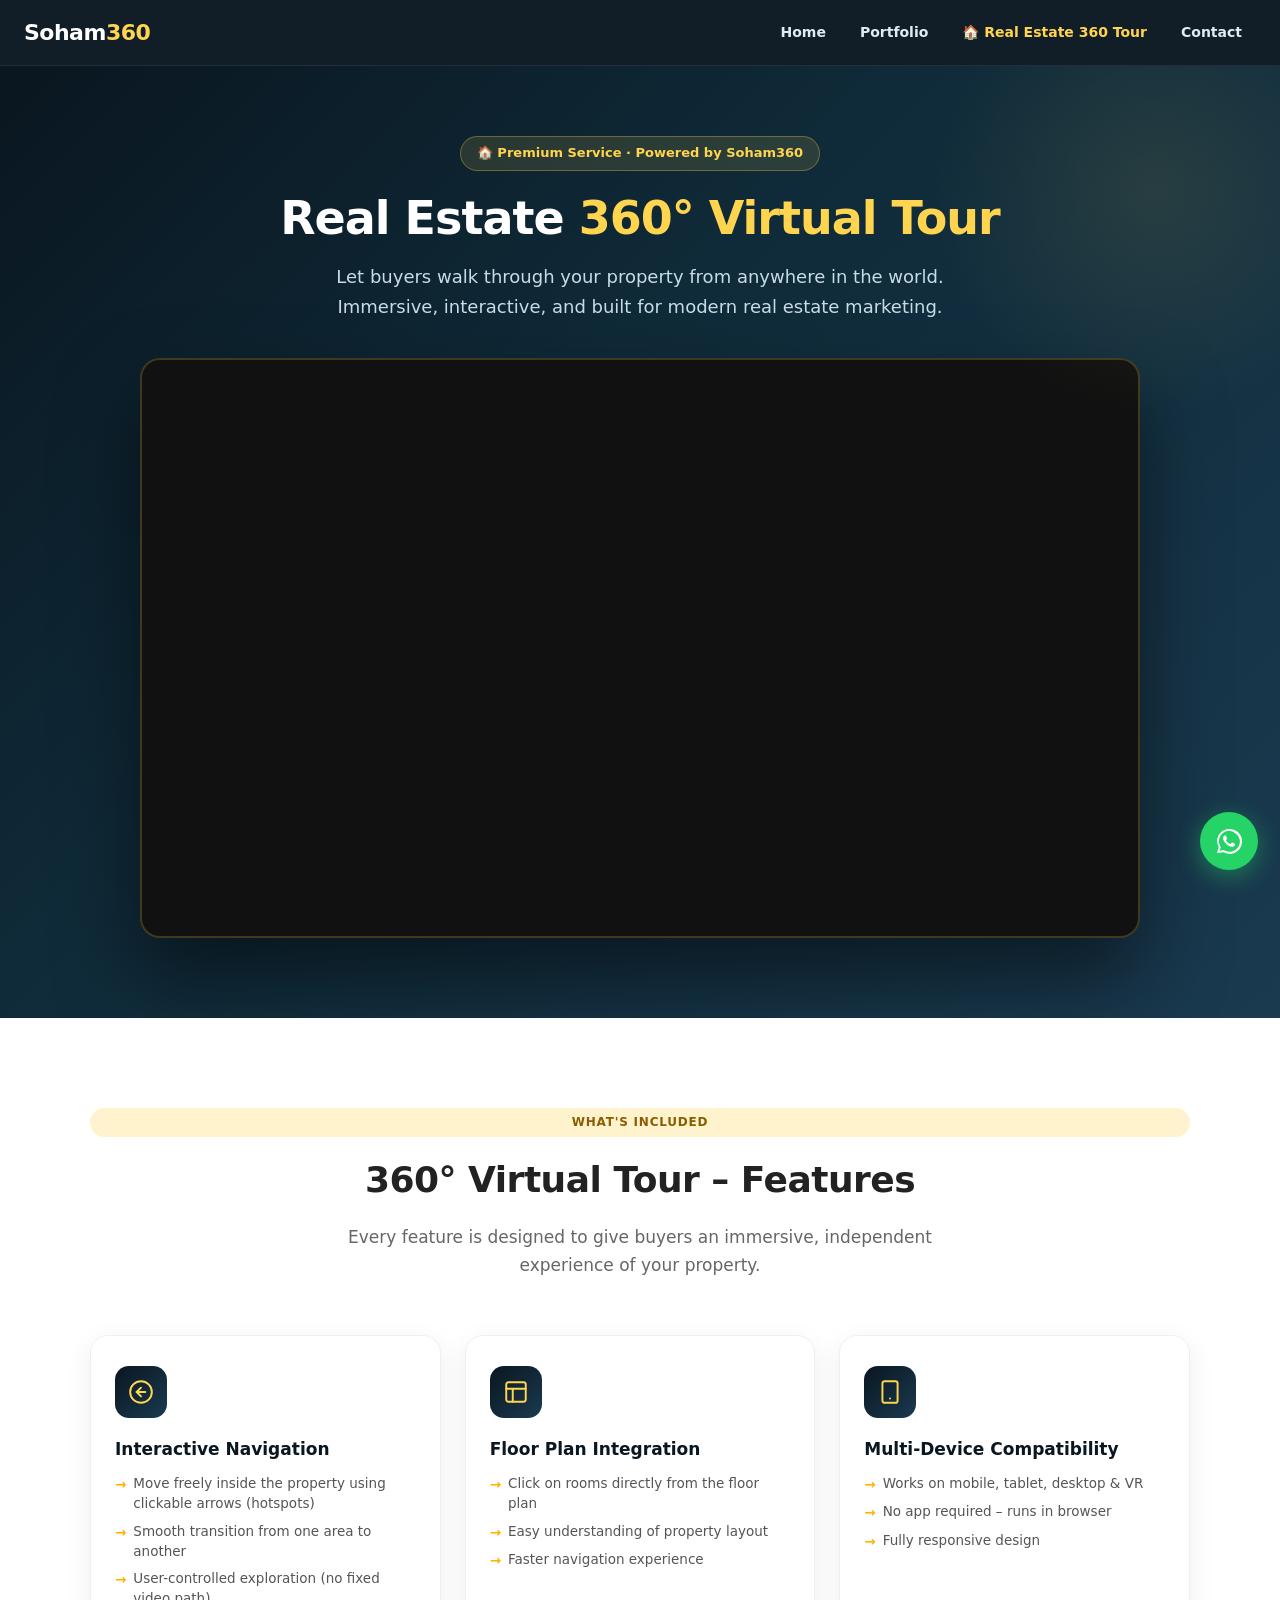
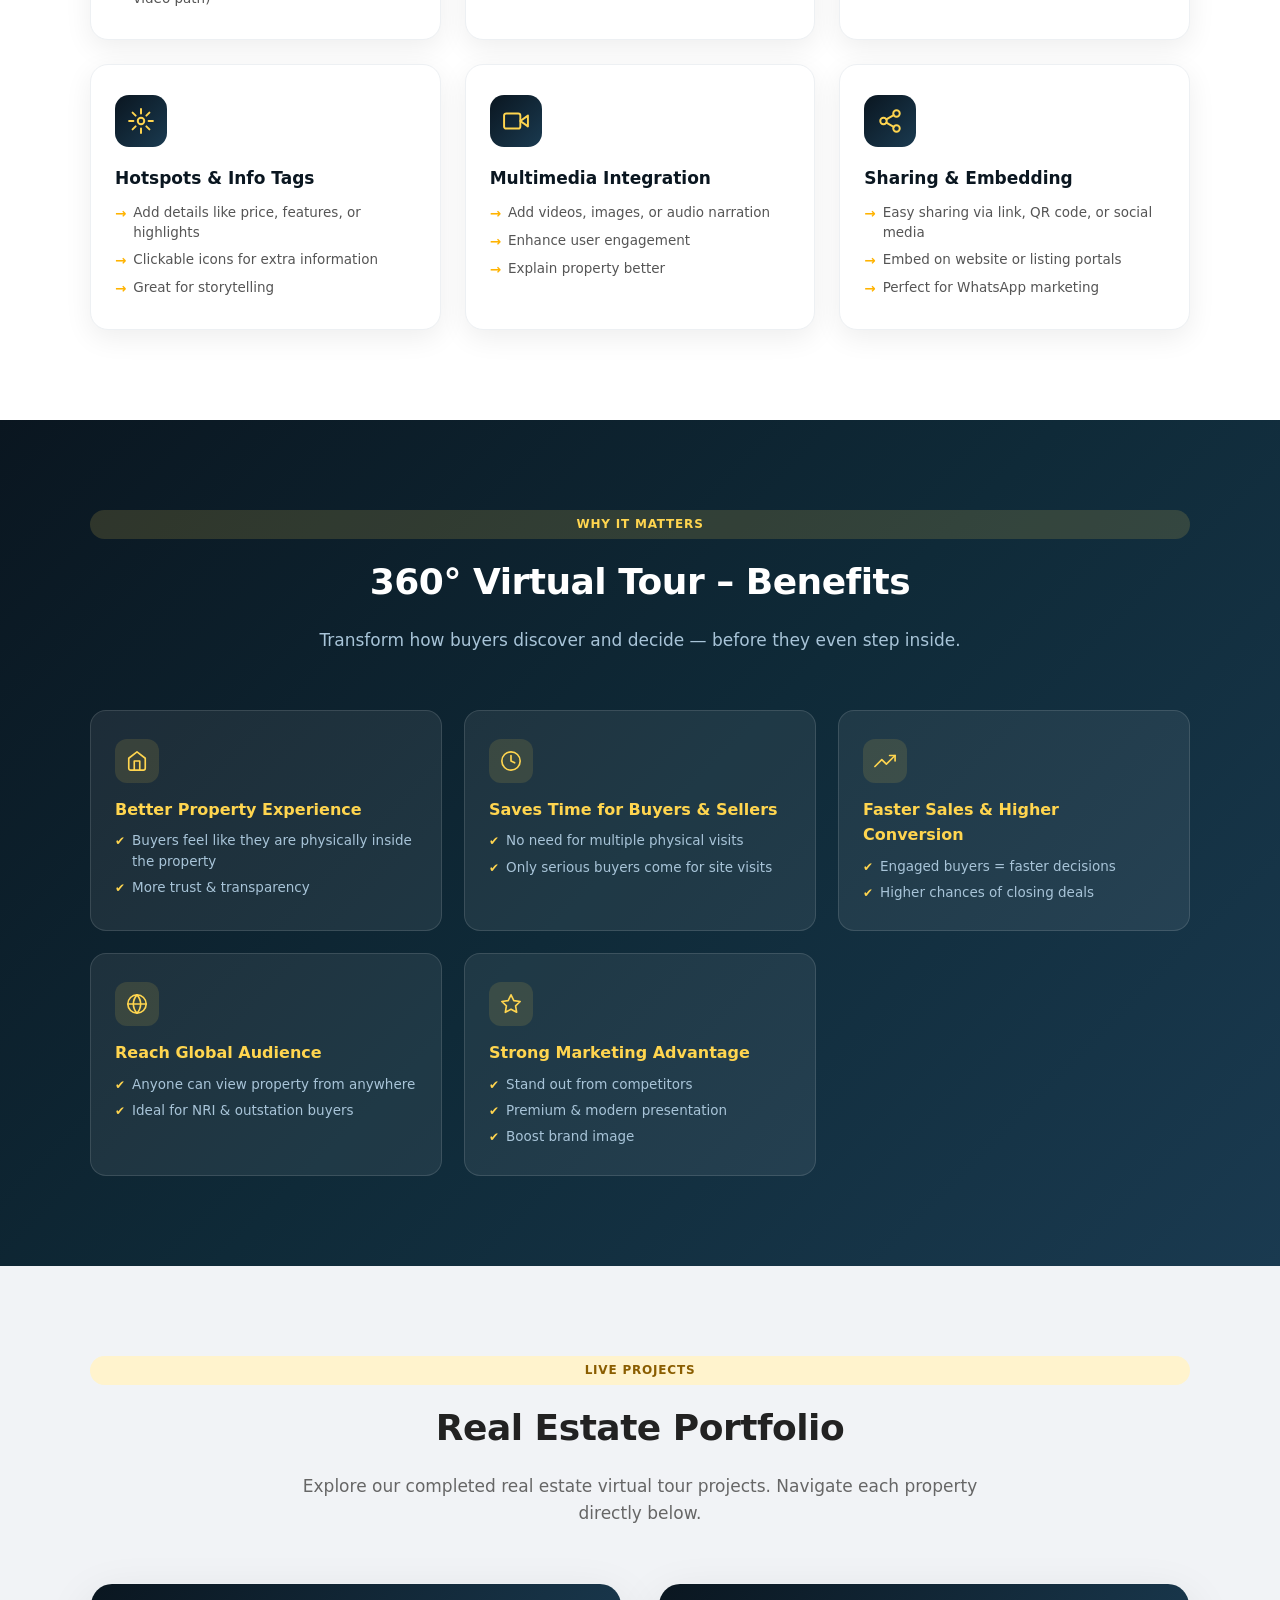
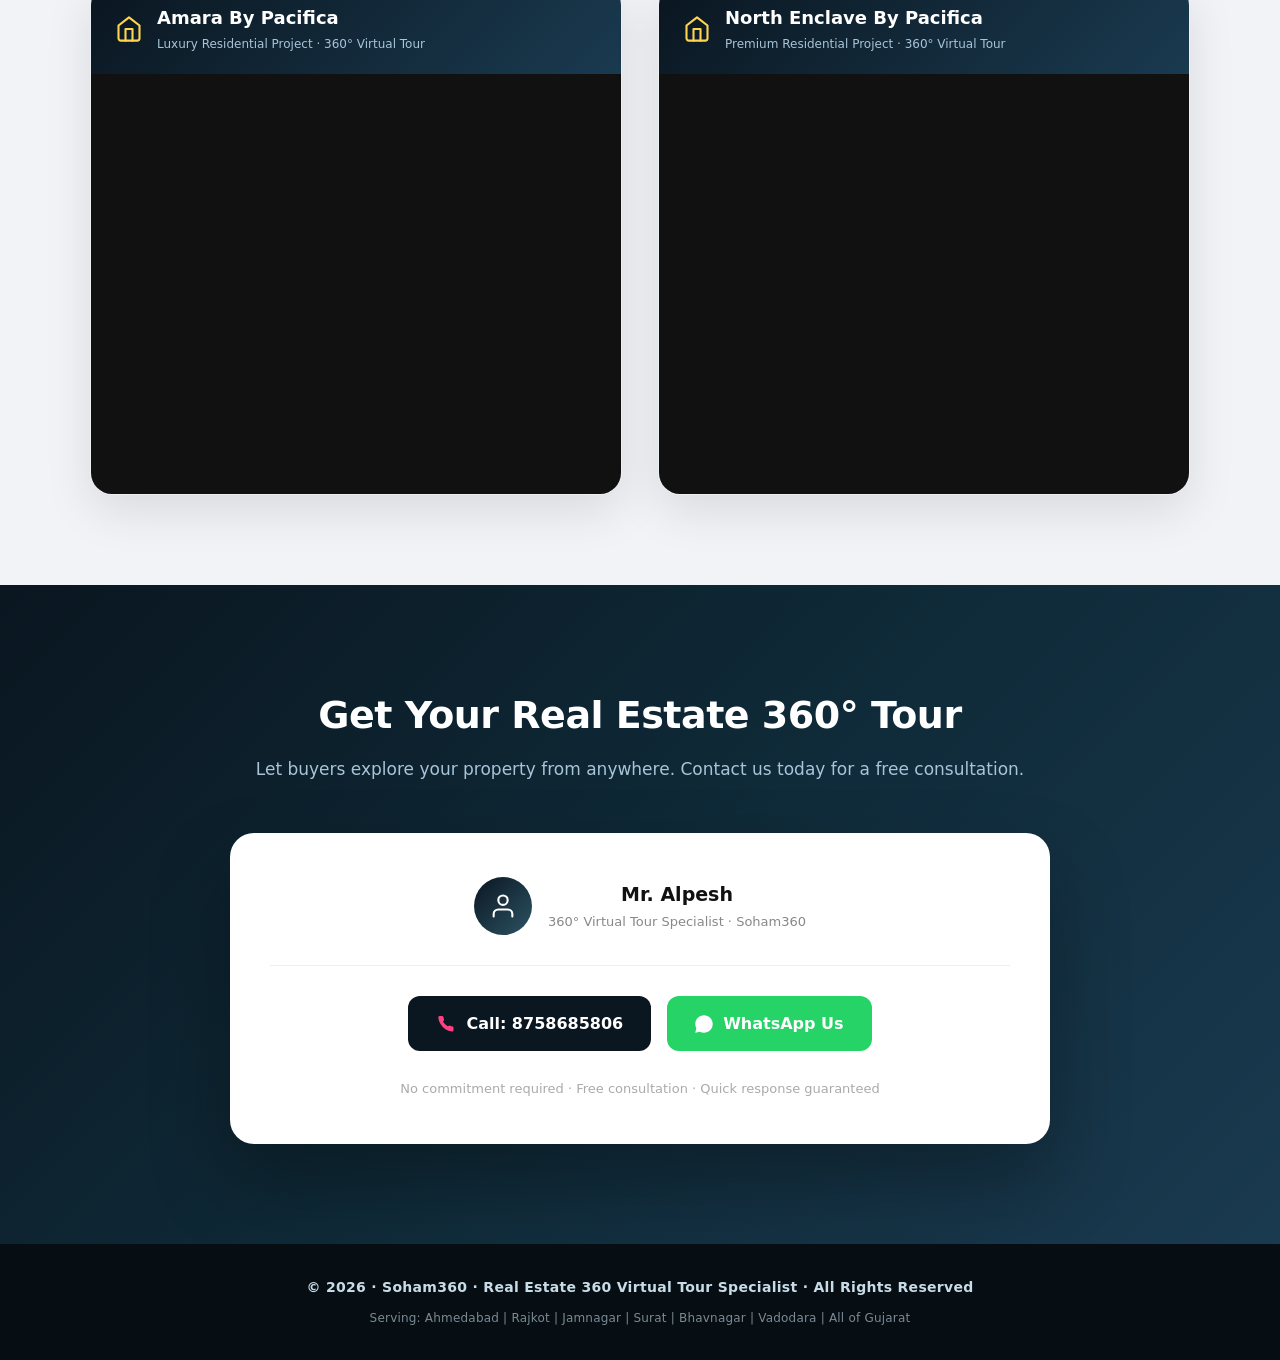
<file: realestate360tour/index.html>
<!DOCTYPE html>
<html lang="en">
<head>
<meta charset="UTF-8">
<meta name="viewport" content="width=device-width, initial-scale=1.0">
<title>Real Estate 360° Virtual Tour | Soham360</title>
<meta name="description" content="Let buyers walk through your property from anywhere in the world. Immersive 360° virtual tours for real estate — Ahmedabad, Rajkot, Gujarat.">
<meta name="keywords" content="Real Estate 360 Virtual Tour, property virtual tour Gujarat, 360 tour for real estate India, virtual property walkthrough, Amara Pacifica 360 tour">
<meta name="robots" content="index, follow, max-snippet:-1, max-image-preview:large, max-video-preview:-1">
<meta name="author" content="Soham360">
<link rel="canonical" href="https://soham360.com/realestate360tour/">
<!-- Open Graph -->
<meta property="og:type" content="website">
<meta property="og:title" content="Real Estate 360° Virtual Tour | Soham360">
<meta property="og:description" content="Let buyers walk through your property from anywhere. Immersive 360° virtual tours for real estate in Gujarat.">
<meta property="og:url" content="https://soham360.com/realestate360tour/">
<meta property="og:site_name" content="Soham360">
<meta property="og:locale" content="en_IN">
<meta property="og:image" content="https://soham360.com/Images/Amara by Pacifica.png">
<meta property="og:image:width" content="1200">
<meta property="og:image:height" content="630">
<!-- Twitter Card -->
<meta name="twitter:card" content="summary_large_image">
<meta name="twitter:title" content="Real Estate 360° Virtual Tour | Soham360">
<meta name="twitter:description" content="Let property buyers explore homes virtually before visiting. Faster sales, better leads.">
<meta name="twitter:image" content="https://soham360.com/Images/Amara by Pacifica.png">
<link rel="icon" type="image/svg+xml" href="../favicon.svg">
<link rel="shortcut icon" href="../favicon.svg">
<script type="application/ld+json">
{
  "@context": "https://schema.org",
  "@type": "Service",
  "name": "Real Estate 360° Virtual Tour",
  "provider": {"@type":"Organization","name":"Soham360","url":"https://soham360.com"},
  "description": "Immersive 360° virtual tours for real estate properties in Gujarat. Let buyers virtually walk through your property.",
  "areaServed": ["Ahmedabad","Rajkot","Jamnagar","Surat","Gujarat"],
  "url": "https://soham360.com/realestate360tour/",
  "breadcrumb": {
    "@type": "BreadcrumbList",
    "itemListElement": [
      {"@type":"ListItem","position":1,"name":"Home","item":"https://soham360.com/"},
      {"@type":"ListItem","position":2,"name":"Real Estate 360 Tour","item":"https://soham360.com/realestate360tour/"}
    ]
  }
}
</script>
<link rel="stylesheet" href="../css/style.css">
</head>
<body>

<!-- WHATSAPP FLOAT -->
<div class="float-wa-only">
  <a class="float-wa-btn" href="https://wa.me/918758685806" target="_blank" rel="noopener" aria-label="Chat on WhatsApp">
    <svg width="30" height="30" viewBox="0 0 48 48" xmlns="http://www.w3.org/2000/svg">
      <path fill="#fff" d="M4.868 43.303l2.694-9.835a18.83 18.83 0 0 1-2.52-9.449C5.044 13.514 13.856 4.7 24.86 4.7c5.35.002 10.373 2.086 14.152 5.872a19.865 19.865 0 0 1 5.853 14.143c-.004 11.006-8.816 19.82-19.822 19.82a19.868 19.868 0 0 1-9.499-2.413L4.868 43.303z"/>
      <path fill="#25D366" d="M24.86 7.7c-9.348 0-16.953 7.603-16.953 16.949a16.9 16.9 0 0 0 2.509 8.88l.39.619-1.657 6.047 6.205-1.629.599.356a16.9 16.9 0 0 0 8.615 2.356h.007c9.341 0 16.944-7.604 16.947-16.95A16.86 16.86 0 0 0 35.558 12.7 16.86 16.86 0 0 0 24.86 7.7z"/>
      <path fill="#fff" fill-rule="evenodd" d="M19.268 16.045c-.355-.79-.729-.806-1.068-.82-.277-.013-.594-.012-.91-.012s-.83.124-1.265.62c-.435.495-1.661 1.622-1.661 3.956s1.7 4.59 1.937 4.907c.237.317 3.282 5.283 8.104 7.196 4.007 1.58 4.823 1.266 5.693 1.187.87-.079 2.807-1.147 3.202-2.255.395-1.108.395-2.057.277-2.255-.119-.198-.435-.317-.91-.554s-2.807-1.384-3.242-1.542c-.435-.158-.75-.237-1.066.238-.317.475-1.225 1.542-1.502 1.859-.277.317-.554.357-1.028.119-.475-.238-2.004-.738-3.82-2.358-1.41-1.258-2.364-2.814-2.641-3.289-.277-.475-.03-.731.208-.968.213-.213.475-.554.712-.831.238-.277.317-.475.475-.792.158-.317.079-.594-.04-.831-.118-.238-1.04-2.58-1.456-3.525z" clip-rule="evenodd"/>
    </svg>
  </a>
</div>

<!-- NAVBAR -->
<nav class="navbar">
  <a href="../index.html" class="nav-logo" aria-label="Soham360 Home">
    <span class="logo-text">Soham<span>360</span></span>
  </a>
  <div class="nav-menu">
    <a class="nav-link" href="../index.html">Home</a>
    <a class="nav-link" href="../portfolio/">Portfolio</a>
    <a class="nav-link active" href="../realestate360tour/">🏠 Real Estate 360 Tour</a>
    <a class="nav-link" href="../contact/">Contact</a>
  </div>
  <button class="nav-burger" id="navBurger" aria-label="Open menu" onclick="toggleBurger()">
    <span></span><span></span><span></span>
  </button>
</nav>
<div class="nav-drawer" id="navDrawer">
  <a class="nav-link" href="../index.html" onclick="closeBurger()">🏠 Home</a>
  <a class="nav-link" href="../portfolio/" onclick="closeBurger()">📂 Portfolio</a>
  <a class="nav-link active" href="../realestate360tour/" onclick="closeBurger()">🏡 Real Estate 360 Tour</a>
  <a class="nav-link" href="../contact/" onclick="closeBurger()"><span style="display:inline-flex;align-items:center;gap:6px;"><svg width="15" height="15" viewBox="0 0 24 24" fill="#ff4081" xmlns="http://www.w3.org/2000/svg"><path d="M22 16.92v3a2 2 0 0 1-2.18 2 19.79 19.79 0 0 1-8.63-3.07A19.5 19.5 0 0 1 4.69 12a19.79 19.79 0 0 1-3.07-8.67A2 2 0 0 1 3.6 1.2h3a2 2 0 0 1 2 1.72c.127.96.361 1.903.7 2.81a2 2 0 0 1-.45 2.11L7.91 8.76a16 16 0 0 0 6.29 6.29l1.87-.87a2 2 0 0 1 2.11.45c.907.339 1.85.573 2.81.7A2 2 0 0 1 22 17z"/></svg> Contact</span></a>
</div>

<!-- RE HERO -->
<div class="re-hero">
  <div class="re-hero-inner">
    <div class="re-hero-badge">🏠 Premium Service · Powered by Soham360</div>
    <h1>Real Estate <span>360° Virtual Tour</span></h1>
    <p class="re-hero-sub">Let buyers walk through your property from anywhere in the world. Immersive, interactive, and built for modern real estate marketing.</p>
    <div class="re-tour-embed">
      <div id="x5e8PxVc87"><script type="text/javascript" async data-short="x5e8PxVc87?disable=watermark" data-path="tours" data-is-self-hosted="false" width="100%" height="580px" src="https://app.cloudpano.com/public/shareScript.js"></script></div>
    </div>
  </div>
</div>

<!-- RE FEATURES -->
<section class="section white">
<div class="section-inner">
  <div class="section-tag" style="display:block;text-align:center;">What's Included</div>
  <h2>360° Virtual Tour – Features</h2>
  <p class="section-sub">Every feature is designed to give buyers an immersive, independent experience of your property.</p>
  <div class="re-features-grid">
    <div class="re-feature-card"><div class="re-feature-icon"><svg viewBox="0 0 24 24" fill="none" stroke="#ffd54f" stroke-width="1.8" stroke-linecap="round" stroke-linejoin="round"><circle cx="12" cy="12" r="10"/><polyline points="12 8 8 12 12 16"/><line x1="16" y1="12" x2="8" y2="12"/></svg></div><h3>Interactive Navigation</h3><ul><li>Move freely inside the property using clickable arrows (hotspots)</li><li>Smooth transition from one area to another</li><li>User-controlled exploration (no fixed video path)</li></ul></div>
    <div class="re-feature-card"><div class="re-feature-icon"><svg viewBox="0 0 24 24" fill="none" stroke="#ffd54f" stroke-width="1.8" stroke-linecap="round" stroke-linejoin="round"><rect x="3" y="3" width="18" height="18" rx="2"/><path d="M3 9h18M9 21V9"/></svg></div><h3>Floor Plan Integration</h3><ul><li>Click on rooms directly from the floor plan</li><li>Easy understanding of property layout</li><li>Faster navigation experience</li></ul></div>
    <div class="re-feature-card"><div class="re-feature-icon"><svg viewBox="0 0 24 24" fill="none" stroke="#ffd54f" stroke-width="1.8" stroke-linecap="round" stroke-linejoin="round"><rect x="5" y="2" width="14" height="20" rx="2"/><line x1="12" y1="18" x2="12.01" y2="18"/></svg></div><h3>Multi-Device Compatibility</h3><ul><li>Works on mobile, tablet, desktop &amp; VR</li><li>No app required – runs in browser</li><li>Fully responsive design</li></ul></div>
    <div class="re-feature-card"><div class="re-feature-icon"><svg viewBox="0 0 24 24" fill="none" stroke="#ffd54f" stroke-width="1.8" stroke-linecap="round" stroke-linejoin="round"><circle cx="12" cy="12" r="3"/><path d="M12 1v4M12 19v4M4.22 4.22l2.83 2.83M16.95 16.95l2.83 2.83M1 12h4M19 12h4M4.22 19.78l2.83-2.83M16.95 7.05l2.83-2.83"/></svg></div><h3>Hotspots &amp; Info Tags</h3><ul><li>Add details like price, features, or highlights</li><li>Clickable icons for extra information</li><li>Great for storytelling</li></ul></div>
    <div class="re-feature-card"><div class="re-feature-icon"><svg viewBox="0 0 24 24" fill="none" stroke="#ffd54f" stroke-width="1.8" stroke-linecap="round" stroke-linejoin="round"><polygon points="23 7 16 12 23 17 23 7"/><rect x="1" y="5" width="15" height="14" rx="2"/></svg></div><h3>Multimedia Integration</h3><ul><li>Add videos, images, or audio narration</li><li>Enhance user engagement</li><li>Explain property better</li></ul></div>
    <div class="re-feature-card"><div class="re-feature-icon"><svg viewBox="0 0 24 24" fill="none" stroke="#ffd54f" stroke-width="1.8" stroke-linecap="round" stroke-linejoin="round"><circle cx="18" cy="5" r="3"/><circle cx="6" cy="12" r="3"/><circle cx="18" cy="19" r="3"/><line x1="8.59" y1="13.51" x2="15.42" y2="17.49"/><line x1="15.41" y1="6.51" x2="8.59" y2="10.49"/></svg></div><h3>Sharing &amp; Embedding</h3><ul><li>Easy sharing via link, QR code, or social media</li><li>Embed on website or listing portals</li><li>Perfect for WhatsApp marketing</li></ul></div>
  </div>
</div>
</section>

<!-- RE BENEFITS -->
<section class="section dark">
<div class="section-inner">
  <div class="section-tag" style="display:block;text-align:center;">Why It Matters</div>
  <h2 style="color:#fff;">360° Virtual Tour – Benefits</h2>
  <p class="section-sub">Transform how buyers discover and decide — before they even step inside.</p>
  <div class="re-benefits-grid">
    <div class="re-benefit-card"><div class="re-benefit-icon"><svg viewBox="0 0 24 24" fill="none" stroke="#ffd54f" stroke-width="1.8" stroke-linecap="round" stroke-linejoin="round"><path d="M3 9l9-7 9 7v11a2 2 0 0 1-2 2H5a2 2 0 0 1-2-2z"/><polyline points="9 22 9 12 15 12 15 22"/></svg></div><h3>Better Property Experience</h3><ul><li>Buyers feel like they are physically inside the property</li><li>More trust &amp; transparency</li></ul></div>
    <div class="re-benefit-card"><div class="re-benefit-icon"><svg viewBox="0 0 24 24" fill="none" stroke="#ffd54f" stroke-width="1.8" stroke-linecap="round" stroke-linejoin="round"><circle cx="12" cy="12" r="10"/><polyline points="12 6 12 12 16 14"/></svg></div><h3>Saves Time for Buyers &amp; Sellers</h3><ul><li>No need for multiple physical visits</li><li>Only serious buyers come for site visits</li></ul></div>
    <div class="re-benefit-card"><div class="re-benefit-icon"><svg viewBox="0 0 24 24" fill="none" stroke="#ffd54f" stroke-width="1.8" stroke-linecap="round" stroke-linejoin="round"><polyline points="23 6 13.5 15.5 8.5 10.5 1 18"/><polyline points="17 6 23 6 23 12"/></svg></div><h3>Faster Sales &amp; Higher Conversion</h3><ul><li>Engaged buyers = faster decisions</li><li>Higher chances of closing deals</li></ul></div>
    <div class="re-benefit-card"><div class="re-benefit-icon"><svg viewBox="0 0 24 24" fill="none" stroke="#ffd54f" stroke-width="1.8" stroke-linecap="round" stroke-linejoin="round"><circle cx="12" cy="12" r="10"/><line x1="2" y1="12" x2="22" y2="12"/><path d="M12 2a15.3 15.3 0 0 1 4 10 15.3 15.3 0 0 1-4 10 15.3 15.3 0 0 1-4-10 15.3 15.3 0 0 1 4-10z"/></svg></div><h3>Reach Global Audience</h3><ul><li>Anyone can view property from anywhere</li><li>Ideal for NRI &amp; outstation buyers</li></ul></div>
    <div class="re-benefit-card"><div class="re-benefit-icon"><svg viewBox="0 0 24 24" fill="none" stroke="#ffd54f" stroke-width="1.8" stroke-linecap="round" stroke-linejoin="round"><polygon points="12 2 15.09 8.26 22 9.27 17 14.14 18.18 21.02 12 17.77 5.82 21.02 7 14.14 2 9.27 8.91 8.26 12 2"/></svg></div><h3>Strong Marketing Advantage</h3><ul><li>Stand out from competitors</li><li>Premium &amp; modern presentation</li><li>Boost brand image</li></ul></div>
  </div>
</div>
</section>

<!-- RE PORTFOLIO -->
<section class="section gray">
<div class="section-inner">
  <div class="section-tag" style="display:block;text-align:center;">Live Projects</div>
  <h2>Real Estate Portfolio</h2>
  <p class="section-sub">Explore our completed real estate virtual tour projects. Navigate each property directly below.</p>
  <div class="re-portfolio-grid">
    <div class="re-portfolio-card">
      <div class="re-portfolio-card-header"><svg viewBox="0 0 24 24" fill="none" stroke="#ffd54f" stroke-width="1.8" stroke-linecap="round" stroke-linejoin="round"><path d="M3 9l9-7 9 7v11a2 2 0 0 1-2 2H5a2 2 0 0 1-2-2z"/><polyline points="9 22 9 12 15 12 15 22"/></svg><div><h3>Amara By Pacifica</h3><span>Luxury Residential Project · 360° Virtual Tour</span></div></div>
      <div class="re-portfolio-embed"><iframe src="https://app.cloudpano.com/tours/x5e8PxVc87?disable=watermark&autoLoad=1" width="100%" height="100%" frameborder="0" allowfullscreen allow="xr-spatial-tracking; gyroscope; accelerometer" style="border:0;display:block;width:100%;height:100%;" title="Amara By Pacifica 360 Tour"></iframe></div>
    </div>
    <div class="re-portfolio-card">
      <div class="re-portfolio-card-header"><svg viewBox="0 0 24 24" fill="none" stroke="#ffd54f" stroke-width="1.8" stroke-linecap="round" stroke-linejoin="round"><path d="M3 9l9-7 9 7v11a2 2 0 0 1-2 2H5a2 2 0 0 1-2-2z"/><polyline points="9 22 9 12 15 12 15 22"/></svg><div><h3>North Enclave By Pacifica</h3><span>Premium Residential Project · 360° Virtual Tour</span></div></div>
      <div class="re-portfolio-embed"><iframe src="https://app.cloudpano.com/tours/Ee32aO2l_?disable=watermark&autoLoad=1" width="100%" height="100%" frameborder="0" allowfullscreen allow="xr-spatial-tracking; gyroscope; accelerometer" style="border:0;display:block;width:100%;height:100%;" title="North Enclave By Pacifica 360 Tour"></iframe></div>
    </div>
  </div>
</div>
</section>

<!-- RE CTA / CONTACT -->
<section class="contact-section">
<div class="contact-container">
  <h2>Get Your Real Estate 360° Tour</h2>
  <p class="contact-tagline">Let buyers explore your property from anywhere. Contact us today for a free consultation.</p>
  <div class="contact-card">
    <div class="contact-person">
      <div class="contact-avatar"><svg viewBox="0 0 24 24" fill="none" stroke="white" stroke-width="1.8" stroke-linecap="round" stroke-linejoin="round"><path d="M20 21v-2a4 4 0 0 0-4-4H8a4 4 0 0 0-4 4v2"/><circle cx="12" cy="7" r="4"/></svg></div>
      <div><div class="contact-name">Mr. Alpesh</div><div class="contact-role">360° Virtual Tour Specialist · Soham360</div></div>
    </div>
    <hr class="divider">
    <div class="contact-buttons">
      <a class="btn-call" href="tel:+918758685806"><span class="call-icon"><svg viewBox="0 0 24 24" xmlns="http://www.w3.org/2000/svg"><path d="M22 16.92v3a2 2 0 0 1-2.18 2 19.79 19.79 0 0 1-8.63-3.07A19.5 19.5 0 0 1 4.69 12a19.79 19.79 0 0 1-3.07-8.67A2 2 0 0 1 3.6 1.2h3a2 2 0 0 1 2 1.72c.127.96.361 1.903.7 2.81a2 2 0 0 1-.45 2.11L7.91 8.76a16 16 0 0 0 6.29 6.29l1.87-.87a2 2 0 0 1 2.11.45c.907.339 1.85.573 2.81.7A2 2 0 0 1 22 17z"/></svg></span> Call: 8758685806</a>
      <a class="btn-wa" href="https://wa.me/918758685806" target="_blank" rel="noopener"><svg width="18" height="18" viewBox="0 0 32 32" fill="white"><path d="M16 .5C7.44.5.5 7.44.5 16c0 2.72.69 5.28 1.9 7.52L.5 31.5l8.22-1.87A15.43 15.43 0 0016 31.5C24.56 31.5 31.5 24.56 31.5 16S24.56.5 16 .5zm7.27 18.4c-.4-.2-2.36-1.16-2.72-1.3-.37-.13-.63-.2-.9.2s-1.03 1.3-1.27 1.56c-.23.27-.46.3-.86.1a10.84 10.84 0 01-3.19-1.97 11.96 11.96 0 01-2.21-2.75c-.23-.4-.02-.61.17-.81.18-.18.4-.46.6-.69.2-.23.26-.4.4-.66.13-.27.07-.5-.03-.7-.1-.2-.9-2.16-1.23-2.96-.32-.78-.65-.67-.9-.68h-.76c-.27 0-.7.1-1.06.5s-1.4 1.36-1.4 3.32 1.43 3.85 1.63 4.12c.2.26 2.82 4.3 6.83 6.03.95.41 1.7.66 2.28.84.96.3 1.83.26 2.52.16.77-.12 2.36-.97 2.7-1.9.33-.93.33-1.73.23-1.9-.1-.17-.36-.27-.76-.47z"/></svg> WhatsApp Us</a>
    </div>
    <p class="contact-microcopy">No commitment required · Free consultation · Quick response guaranteed</p>
  </div>
</div>
</section>

<footer class="footer">
  <div>© 2026 · Soham360 · Real Estate 360 Virtual Tour Specialist · All Rights Reserved</div>
  <div class="footer-cities">Serving: Ahmedabad | Rajkot | Jamnagar | Surat | Bhavnagar | Vadodara | All of Gujarat</div>
</footer>

<script src="../js/script.js"></script>
</body>
</html>
</file>
<file: css/style.css>
/* ===== SOHAM360 — MAIN STYLESHEET ===== */
*{box-sizing:border-box;margin:0;padding:0}
html{scroll-behavior:smooth}
body{font-family:'Segoe UI',system-ui,sans-serif;background:#f4f6f8;color:#222;line-height:1.6;}

/* ===== WHATSAPP FLOAT ===== */
.float-wa-only{position:fixed;right:22px;bottom:30px;z-index:999;}
.float-wa-btn{width:58px;height:58px;border-radius:50%;background:#25D366;display:flex;align-items:center;justify-content:center;text-decoration:none;box-shadow:0 6px 24px rgba(37,211,102,0.45);transition:transform 0.2s,box-shadow 0.2s;}
.float-wa-btn:hover{transform:translateY(-3px) scale(1.06);box-shadow:0 12px 32px rgba(37,211,102,0.55);}
@media(max-width:768px){.float-wa-only{right:14px;bottom:18px;}.float-wa-btn{width:52px;height:52px;}}

/* ===== NAVBAR ===== */
.navbar{background:rgba(10,22,32,0.97);backdrop-filter:blur(10px);padding:0 24px;display:flex;align-items:center;justify-content:space-between;height:66px;border-bottom:1px solid rgba(255,255,255,0.08);position:sticky;top:0;z-index:900;}
.nav-logo{display:flex;align-items:center;text-decoration:none;}
.logo-text{font-size:22px;font-weight:800;letter-spacing:-0.5px;color:#fff;}
.logo-text span{color:#ffd54f;}
.nav-menu{display:flex;align-items:center;gap:6px;}
.nav-link{color:#e0ecf4;font-weight:600;font-size:14px;text-decoration:none;padding:8px 14px;border-radius:8px;transition:background 0.2s,color 0.2s;white-space:nowrap;}
.nav-link:hover{background:rgba(255,255,255,0.1);color:#ffd54f;}
.nav-link.active{color:#ffd54f;}
.nav-burger{display:none;flex-direction:column;justify-content:center;align-items:center;gap:5px;background:none;border:none;cursor:pointer;padding:8px;width:44px;height:44px;border-radius:8px;transition:background 0.2s;}
.nav-burger:hover{background:rgba(255,255,255,0.1);}
.nav-burger span{display:block;width:22px;height:2px;background:#fff;border-radius:2px;transition:all 0.3s;}
.nav-burger.open span:nth-child(1){transform:translateY(7px) rotate(45deg);}
.nav-burger.open span:nth-child(2){opacity:0;}
.nav-burger.open span:nth-child(3){transform:translateY(-7px) rotate(-45deg);}
.nav-drawer{display:none;position:fixed;top:66px;left:0;right:0;background:rgba(10,22,32,0.99);backdrop-filter:blur(12px);padding:20px 24px 28px;border-bottom:1px solid rgba(255,255,255,0.1);z-index:899;flex-direction:column;gap:4px;}
.nav-drawer.open{display:flex;}
.nav-drawer .nav-link{font-size:16px;padding:12px 16px;border-radius:10px;}
@media(max-width:768px){.nav-menu{display:none;}.nav-burger{display:flex;}}

/* ===== HERO ===== */
.hero{background:linear-gradient(135deg,#0a1620 0%,#0f2a38 40%,#1a3a50 100%);padding:80px 24px 90px;color:#fff;position:relative;overflow:hidden;}
.hero::before{content:'';position:absolute;top:-120px;right:-120px;width:480px;height:480px;background:radial-gradient(circle,rgba(255,213,79,0.08) 0%,transparent 70%);pointer-events:none;}
.hero-container{max-width:1200px;margin:auto;display:grid;grid-template-columns:1.15fr 1fr;gap:60px;align-items:center;}
.hero-badge{display:inline-flex;align-items:center;gap:8px;background:rgba(255,213,79,0.12);border:1px solid rgba(255,213,79,0.3);color:#ffd54f;font-size:13px;font-weight:600;padding:6px 14px;border-radius:40px;margin-bottom:22px;letter-spacing:0.3px;}
.hero-text h1{font-size:48px;line-height:1.12;font-weight:900;margin-bottom:18px;letter-spacing:-1px;}
.hero-text h1 span{color:#ffd54f;}
.hero-sub{font-size:18px;color:#c8dce8;line-height:1.65;margin-bottom:14px;max-width:530px;}
.hero-trust-line{display:flex;align-items:center;gap:8px;font-size:14px;color:#ffd54f;font-weight:600;margin-bottom:32px;}
.hero-ctas{display:flex;gap:14px;flex-wrap:wrap;margin-bottom:44px;}
.btn-primary{display:inline-flex;align-items:center;gap:10px;background:#ffd54f;color:#111;font-weight:800;font-size:17px;padding:15px 28px;border-radius:12px;text-decoration:none;box-shadow:0 8px 28px rgba(255,213,79,0.35);transition:background 0.2s,transform 0.2s,box-shadow 0.2s;}
.btn-primary:hover{background:#ffe082;transform:translateY(-2px);box-shadow:0 14px 36px rgba(255,213,79,0.45);}
.btn-secondary{display:inline-flex;align-items:center;gap:8px;background:rgba(255,255,255,0.08);border:1.5px solid rgba(255,255,255,0.25);color:#fff;font-weight:700;font-size:16px;padding:15px 26px;border-radius:12px;text-decoration:none;transition:background 0.2s,transform 0.2s;}
.btn-secondary:hover{background:rgba(255,255,255,0.14);transform:translateY(-2px);}
.hero-features{display:grid;grid-template-columns:1fr 1fr;gap:14px 24px;}
.feature{display:flex;align-items:flex-start;gap:10px;font-size:15px;color:#dbeeff;}
.hero-mockup{display:flex;justify-content:center;}
.phone{width:280px;height:560px;background:#0d0d0d;border-radius:40px;padding:12px;box-shadow:0 50px 100px rgba(0,0,0,0.7),0 0 0 1px rgba(255,255,255,0.08);position:relative;}
.phone::before{content:'';position:absolute;top:7px;left:50%;transform:translateX(-50%);width:65px;height:5px;background:#222;border-radius:6px;}
.phone-screen{width:100%;height:100%;background:#000;border-radius:30px;overflow:hidden;}
.phone-screen iframe{width:100%;height:100%;border:0;}

/* ===== STATS BAR ===== */
.stats-bar{background:#fff;border-bottom:1px solid #e8ecef;}
.stats-inner{max-width:1100px;margin:auto;display:grid;grid-template-columns:repeat(4,1fr);}
.stat-item{padding:28px 20px;text-align:center;border-right:1px solid #eee;}
.stat-item:last-child{border-right:none;}
.stat-num{font-size:32px;font-weight:900;color:#0a1620;letter-spacing:-1px;}
.stat-num span{color:#ffb300;}
.stat-label{font-size:13px;color:#666;margin-top:4px;font-weight:500;}

/* ===== SECTIONS ===== */
.section{padding:90px 24px;}
.section.white{background:#fff;}
.section.gray{background:#f1f3f6;}
.section.dark{background:linear-gradient(135deg,#0a1620,#0f2a38,#1a3a50);color:#fff;}
.section-inner{max-width:1100px;margin:auto;}
.section-tag{display:inline-block;background:#fff3cd;color:#8a5d00;font-size:12px;font-weight:700;letter-spacing:0.8px;text-transform:uppercase;padding:5px 13px;border-radius:30px;margin-bottom:14px;}
.section.dark .section-tag{background:rgba(255,213,79,0.15);color:#ffd54f;}
.section h2{font-size:36px;font-weight:900;text-align:center;margin-bottom:16px;letter-spacing:-0.5px;}
.section-sub{text-align:center;font-size:17px;color:#666;max-width:680px;margin:0 auto 56px;}
.section.dark .section-sub{color:#a8c4d8;}

/* ===== ABOUT SERVICE ===== */
.what-grid{display:grid;grid-template-columns:1fr 1fr;gap:50px;align-items:center;margin-top:10px;}
.what-content h2{font-size:32px;font-weight:900;margin-bottom:16px;letter-spacing:-0.5px;text-align:left;}
.what-content p{font-size:16px;color:#555;line-height:1.75;margin-bottom:16px;}
.what-points{list-style:none;display:flex;flex-direction:column;gap:12px;margin-top:20px;}
.what-points li{display:flex;align-items:flex-start;gap:10px;font-size:15px;color:#444;}
.what-points li::before{content:'✔';color:#ffb300;font-weight:900;margin-top:2px;}
.what-iframe-wrap{border-radius:20px;overflow:hidden;box-shadow:0 30px 60px rgba(0,0,0,0.12);height:380px;background:#000;}
.what-iframe-wrap iframe{width:100%;height:100%;border:0;}

/* Customized Tour Block */
.custom-tour-block{background:linear-gradient(135deg,#0a1620 0%,#0f2a38 55%,#1a3a50 100%);border-radius:24px;margin-top:60px;padding:50px 44px;display:grid;grid-template-columns:1fr 1fr;gap:50px;align-items:center;position:relative;overflow:hidden;}
.custom-tour-block::before{content:'';position:absolute;top:-80px;right:-80px;width:320px;height:320px;background:radial-gradient(circle,rgba(255,213,79,0.1) 0%,transparent 70%);pointer-events:none;}
.ct-label{display:inline-flex;align-items:center;gap:7px;background:rgba(255,213,79,0.14);border:1px solid rgba(255,213,79,0.3);color:#ffd54f;font-size:11px;font-weight:700;letter-spacing:0.8px;text-transform:uppercase;padding:5px 13px;border-radius:30px;margin-bottom:18px;}
.custom-tour-block h3{font-size:27px;font-weight:900;color:#fff;margin-bottom:14px;letter-spacing:-0.4px;}
.custom-tour-block p{font-size:15px;color:#a8c4d8;line-height:1.75;margin-bottom:20px;}
.ct-features{list-style:none;display:flex;flex-direction:column;gap:10px;margin-bottom:26px;}
.ct-features li{display:flex;align-items:flex-start;gap:10px;font-size:14px;color:#dbeeff;}
.ct-check{width:20px;height:20px;background:rgba(255,213,79,0.16);border-radius:50%;display:flex;align-items:center;justify-content:center;flex-shrink:0;margin-top:1px;}
.ct-check svg{width:11px;height:11px;}
.ct-hotspot-badge{display:inline-flex;align-items:center;gap:6px;background:rgba(255,213,79,0.1);border:1px solid rgba(255,213,79,0.22);color:#ffd54f;font-size:12px;font-weight:600;padding:4px 11px;border-radius:20px;margin-bottom:10px;}
.ct-cta{display:inline-flex;align-items:center;gap:10px;background:#ffd54f;color:#111;font-weight:800;font-size:15px;padding:13px 26px;border-radius:12px;text-decoration:none;box-shadow:0 8px 26px rgba(255,213,79,0.28);transition:background 0.2s,transform 0.2s;}
.ct-cta:hover{background:#ffe082;transform:translateY(-2px);}
.ct-iframe-wrap{border-radius:18px;overflow:hidden;box-shadow:0 24px 50px rgba(0,0,0,0.4);height:480px;background:#111;border:2px solid rgba(255,213,79,0.18);}
.ct-iframe-wrap iframe{width:100%;height:100%;border:0;}
.ct-iframe-wrap > div{width:100% !important;height:100% !important;}

/* ===== BENEFITS ===== */
.benefits-grid{display:grid;grid-template-columns:repeat(3,1fr);gap:24px;margin-top:10px;}
.benefit-card{background:#fff;padding:32px 26px;border-radius:18px;box-shadow:0 10px 30px rgba(0,0,0,0.06);border:1px solid #edf0f3;transition:transform 0.2s,box-shadow 0.2s;}
.benefit-card:hover{transform:translateY(-4px);box-shadow:0 20px 50px rgba(0,0,0,0.1);}
.benefit-svg-wrap{width:48px;height:48px;background:linear-gradient(135deg,#0a1620,#1a3a50);border-radius:14px;display:flex;align-items:center;justify-content:center;margin-bottom:16px;}
.benefit-svg-wrap svg{width:26px;height:26px;}
.benefit-card h3{font-size:17px;font-weight:800;color:#0a1620;margin-bottom:8px;}
.benefit-card p{font-size:14px;color:#666;line-height:1.65;}

/* ===== INDUSTRIES ===== */
.industries-grid{display:grid;grid-template-columns:repeat(auto-fit,minmax(190px,1fr));gap:20px;}
.ind-card{background:#fff;padding:28px 18px 24px;border-radius:20px;text-align:center;box-shadow:0 4px 20px rgba(0,0,0,0.05);border:1.5px solid #edf0f3;transition:transform 0.28s cubic-bezier(.34,1.56,.64,1),box-shadow 0.25s,border-color 0.25s;position:relative;overflow:hidden;cursor:default;}
.ind-card::after{content:'';position:absolute;inset:0;background:linear-gradient(135deg,rgba(255,213,79,0.05),transparent);opacity:0;transition:opacity 0.25s;}
.ind-card:hover{transform:translateY(-7px);box-shadow:0 20px 44px rgba(0,0,0,0.11);border-color:#ffd54f;}
.ind-card:hover::after{opacity:1;}
.ind-svg-wrap{width:62px;height:62px;margin:0 auto 16px;background:linear-gradient(135deg,#f0f4f8,#e4eaf0);border-radius:18px;display:flex;align-items:center;justify-content:center;box-shadow:0 4px 14px rgba(0,0,0,0.07);transition:background 0.28s,transform 0.28s;}
.ind-card:hover .ind-svg-wrap{background:linear-gradient(135deg,#ffd54f,#ffb300);transform:scale(1.1) rotate(-4deg);}
.ind-svg-wrap svg{width:30px;height:30px;transition:stroke 0.25s;}
.ind-card:hover .ind-svg-wrap svg{stroke:#0a1620 !important;}
.ind-card h3{font-size:14px;font-weight:800;color:#0a1620;margin-bottom:6px;}
.ind-card p{font-size:12px;color:#777;line-height:1.55;}

/* ===== PORTFOLIO ===== */
.filter-bar{display:flex;gap:10px;flex-wrap:wrap;justify-content:center;margin-bottom:36px;}
.filter-btn{padding:9px 22px;border-radius:24px;font-size:13px;font-weight:700;border:1.5px solid #ccc;background:#fff;color:#555;cursor:pointer;transition:all 0.2s;}
.filter-btn.active{background:#0a1620;color:#ffd54f;border-color:#0a1620;}
.filter-btn:hover:not(.active){background:#f0f2f5;border-color:#999;}
.filter-btn-premium{border-color:#ffd54f !important;color:#8a5d00 !important;background:linear-gradient(135deg,#fffbee,#fff3cc) !important;}
.filter-btn-premium.active{background:linear-gradient(135deg,#ffd54f,#ffb300) !important;color:#111 !important;border-color:#ffb300 !important;}
.gallery-grid{display:grid;grid-template-columns:repeat(auto-fill,minmax(240px,1fr));gap:22px;}
.g-card{background:#fff;border:1.5px solid #e5e7eb;border-radius:20px;overflow:hidden;cursor:pointer;transition:transform 0.28s cubic-bezier(.34,1.56,.64,1),box-shadow 0.25s,border-color 0.25s;}
.g-card:hover{transform:translateY(-8px);box-shadow:0 28px 52px rgba(0,0,0,0.13);border-color:#ffd54f;}
.g-thumb{width:100%;height:158px;background:linear-gradient(135deg,#0a1620,#1a3a50);display:flex;align-items:center;justify-content:center;position:relative;overflow:hidden;}
.g-thumb-icon{width:64px;height:64px;background:rgba(255,255,255,0.07);border-radius:18px;display:flex;align-items:center;justify-content:center;transition:transform 0.28s,background 0.25s;box-shadow:0 4px 18px rgba(0,0,0,0.2);}
.g-card:hover .g-thumb-icon{transform:scale(1.14) rotate(-3deg);background:rgba(255,213,79,0.18);}
.g-thumb-icon svg{width:34px;height:34px;}
.g-overlay{position:absolute;inset:0;background:rgba(0,0,0,0.6);display:flex;align-items:center;justify-content:center;opacity:0;transition:opacity 0.22s;}
.g-card:hover .g-overlay{opacity:1;}
.g-play-btn{width:52px;height:52px;border-radius:50%;background:#ffd54f;display:flex;align-items:center;justify-content:center;box-shadow:0 4px 18px rgba(255,213,79,0.5);transform:scale(0.75);transition:transform 0.22s;}
.g-card:hover .g-play-btn{transform:scale(1);}
.g-play-btn svg{width:20px;height:20px;margin-left:3px;}
.g-info{padding:14px 16px 16px;}
.g-cat{font-size:10px;font-weight:700;text-transform:uppercase;letter-spacing:0.8px;color:#999;margin-bottom:4px;}
.g-name{font-size:15px;font-weight:700;color:#111;}
.g-card-premium{border-color:#ffd54f !important;}
.g-card-premium .g-thumb{background:linear-gradient(135deg,#0f2a1a,#1a4a30);}
.g-card-premium .g-info{background:linear-gradient(135deg,#fffbee,#fff8d6);}
.g-card-premium .g-cat{color:#b8860b;}
.g-card-premium .g-name{color:#0a1620;}
.g-premium-badge{position:absolute;top:10px;left:10px;display:inline-flex;align-items:center;gap:5px;background:#ffd54f;color:#111;font-size:10px;font-weight:800;letter-spacing:0.5px;text-transform:uppercase;padding:3px 10px;border-radius:20px;z-index:2;box-shadow:0 2px 8px rgba(255,213,79,0.4);}
.gallery-more-hint{margin-top:32px;display:flex;align-items:center;justify-content:center;gap:8px;background:#fff;border:1.5px solid #e8ecef;border-radius:12px;padding:14px 24px;font-size:14px;font-weight:600;color:#555;box-shadow:0 4px 14px rgba(0,0,0,0.05);}
.gallery-more-hint svg{color:#ffb300;flex-shrink:0;}
.gallery-more-hint span{color:#0a1620;font-weight:800;}

/* TOUR MODAL */
.tour-modal-overlay{display:none;position:fixed;inset:0;background:rgba(0,0,0,0.92);z-index:9999;align-items:center;justify-content:center;padding:16px;}
.tour-modal-overlay.open{display:flex;}
.tour-modal{background:#fff;border-radius:16px;width:96vw;max-width:1200px;height:90vh;overflow:hidden;box-shadow:0 50px 100px rgba(0,0,0,0.5);display:flex;flex-direction:column;}
.tour-modal-head{display:flex;align-items:center;justify-content:space-between;padding:14px 20px;border-bottom:1px solid #eee;flex-shrink:0;}
.tour-modal-head h3{font-size:17px;font-weight:800;color:#111;}
.tour-modal-close{background:none;border:none;font-size:26px;cursor:pointer;color:#888;line-height:1;padding:4px 10px;transition:color 0.15s;min-width:44px;min-height:44px;display:flex;align-items:center;justify-content:center;}
.tour-modal-close:hover{color:#111;}
.tour-modal-body{flex:1;overflow:hidden;min-height:0;}
.tour-modal-body iframe{width:100%;height:100%;border:none;display:block;}

/* ===== HOW IT WORKS ===== */
.steps-grid{display:grid;grid-template-columns:repeat(3,1fr);gap:28px;position:relative;}
.steps-grid::before{content:'';position:absolute;top:46px;left:calc(16.66% + 8px);right:calc(16.66% + 8px);height:3px;background:linear-gradient(90deg,#ffd54f,#ffb300);z-index:0;}
.step-card{background:#fff;border-radius:20px;padding:36px 26px;text-align:center;box-shadow:0 16px 40px rgba(0,0,0,0.07);position:relative;z-index:1;}
.step-number{width:54px;height:54px;background:linear-gradient(135deg,#ffd54f,#ffb300);border-radius:50%;display:flex;align-items:center;justify-content:center;font-size:20px;font-weight:900;color:#111;margin:0 auto 18px;box-shadow:0 6px 18px rgba(255,179,0,0.35);}
.step-svg-wrap{width:42px;height:42px;background:#f0f4f8;border-radius:12px;display:flex;align-items:center;justify-content:center;margin:0 auto 14px;}
.step-svg-wrap svg{width:22px;height:22px;}
.step-card h3{font-size:18px;font-weight:800;color:#0a1620;margin-bottom:10px;}
.step-card p{font-size:15px;color:#666;line-height:1.65;}
.step-outcome{display:inline-block;margin-top:14px;font-size:12px;font-weight:700;color:#ffb300;background:#fff8e1;padding:4px 12px;border-radius:20px;}

/* ===== WHY US ===== */
.why-grid{display:grid;grid-template-columns:repeat(3,1fr);gap:20px;}
.why-card{background:rgba(255,255,255,0.07);border:1px solid rgba(255,255,255,0.12);border-radius:16px;padding:26px 22px;transition:background 0.2s,transform 0.2s;}
.why-card:hover{background:rgba(255,255,255,0.11);transform:translateY(-3px);}
.why-svg-wrap{width:38px;height:38px;background:rgba(255,213,79,0.12);border-radius:10px;display:flex;align-items:center;justify-content:center;margin-bottom:14px;}
.why-svg-wrap svg{width:20px;height:20px;}
.why-card h3{font-size:16px;font-weight:800;color:#fff;margin-bottom:6px;}
.why-card p{font-size:14px;color:#a8c4d8;line-height:1.6;}

/* ===== RESULTS ===== */
.results-grid{display:grid;grid-template-columns:repeat(3,1fr);gap:24px;}
.result-card{background:#0a1620;border-radius:20px;padding:40px 28px;text-align:center;box-shadow:0 12px 36px rgba(10,22,32,0.2);transition:transform 0.22s,box-shadow 0.22s;position:relative;overflow:hidden;}
.result-card::before{content:'';position:absolute;top:-40px;right:-40px;width:140px;height:140px;background:radial-gradient(circle,rgba(255,213,79,0.08) 0%,transparent 70%);pointer-events:none;}
.result-card:hover{transform:translateY(-5px);box-shadow:0 24px 52px rgba(10,22,32,0.3);}
.result-num{font-size:54px;font-weight:900;color:#ffd54f;letter-spacing:-2px;line-height:1;}
.result-num span{font-size:38px;color:#ffb300;}
.result-label{font-size:15px;color:#c8dce8;margin-top:12px;font-weight:500;line-height:1.5;}

/* ===== TESTIMONIALS ===== */
.testi-grid{display:grid;grid-template-columns:repeat(3,1fr);gap:24px;}
.testi-card{background:#fff;border-radius:18px;padding:28px 26px;box-shadow:0 12px 36px rgba(0,0,0,0.07);border:1px solid #edf0f3;}
.testi-stars{color:#ffb300;font-size:16px;margin-bottom:14px;}
.testi-quote{font-size:15px;color:#444;line-height:1.7;margin-bottom:20px;font-style:italic;}
.testi-author{display:flex;align-items:center;gap:12px;}
.testi-avatar{width:44px;height:44px;border-radius:50%;background:linear-gradient(135deg,#0a1620,#2c5364);display:flex;align-items:center;justify-content:center;flex-shrink:0;}
.testi-avatar svg{width:22px;height:22px;}
.testi-name{font-weight:700;font-size:15px;color:#111;}
.testi-biz{font-size:12px;color:#888;margin-top:2px;}

/* ===== PRICING ===== */
.pricing-grid{display:grid;grid-template-columns:1fr 1fr;gap:28px;max-width:920px;margin:0 auto;}
.pricing-pkg{background:#fff;border-radius:24px;padding:40px 32px;box-shadow:0 16px 48px rgba(0,0,0,0.08);border:2px solid #edf0f3;display:flex;flex-direction:column;transition:transform 0.2s,box-shadow 0.2s;}
.pricing-pkg:hover{transform:translateY(-5px);box-shadow:0 28px 60px rgba(0,0,0,0.12);}
.pricing-pkg.featured{border-color:#ffd54f;position:relative;}
.pkg-popular{position:absolute;top:-14px;left:50%;transform:translateX(-50%);background:linear-gradient(90deg,#ffd54f,#ffb300);color:#111;font-size:11px;font-weight:800;letter-spacing:0.8px;text-transform:uppercase;padding:5px 18px;border-radius:20px;white-space:nowrap;box-shadow:0 4px 14px rgba(255,179,0,0.35);}
.pkg-badge{display:inline-block;background:#f0f4f8;color:#555;font-size:11px;font-weight:700;letter-spacing:0.6px;text-transform:uppercase;padding:4px 12px;border-radius:20px;margin-bottom:16px;}
.pricing-pkg.featured .pkg-badge{background:rgba(255,213,79,0.18);color:#8a5d00;}
.pkg-name{font-size:20px;font-weight:900;color:#0a1620;margin-bottom:8px;}
.pkg-price{font-size:44px;font-weight:900;color:#0a1620;letter-spacing:-2px;margin-bottom:4px;}
.pkg-price sup{font-size:22px;font-weight:700;vertical-align:super;letter-spacing:0;}
.pkg-desc{font-size:13px;color:#888;margin-bottom:22px;}
.pkg-points{list-style:none;display:flex;flex-direction:column;gap:11px;margin-bottom:28px;flex:1;}
.pkg-points li{display:flex;align-items:flex-start;gap:9px;font-size:14px;color:#444;}
.pkg-check{color:#25a244;font-weight:900;flex-shrink:0;font-size:15px;}
.pkg-warn{color:#e67e22;font-weight:900;flex-shrink:0;font-size:15px;}
.pkg-points li strong{color:#0a1620;}
.pkg-btn{display:flex;align-items:center;justify-content:center;gap:8px;background:#0a1620;color:#fff;font-weight:800;font-size:15px;padding:14px 20px;border-radius:12px;text-decoration:none;transition:background 0.2s,transform 0.2s;}
.pricing-pkg.featured .pkg-btn{background:#ffd54f;color:#111;box-shadow:0 6px 22px rgba(255,213,79,0.35);}
.pricing-pkg.featured .pkg-btn:hover{background:#ffe082;transform:translateY(-2px);}
.pkg-btn:hover{background:#1a3a50;transform:translateY(-2px);}
.pkg-note{font-size:12px;color:#aaa;text-align:center;margin-top:10px;}

/* ===== FAQ ===== */
.faq-list{max-width:760px;margin:0 auto;display:flex;flex-direction:column;gap:16px;}
.faq-item{background:#fff;border-radius:14px;border:1px solid #e8ecef;overflow:hidden;}
.faq-q{display:flex;justify-content:space-between;align-items:center;padding:20px 24px;cursor:pointer;font-size:16px;font-weight:700;color:#0a1620;transition:background 0.15s;user-select:none;gap:12px;}
.faq-q:hover{background:#f8f9fa;}
.faq-q-text{flex:1;}
.faq-icon{font-size:22px;font-weight:400;color:#ffb300;flex-shrink:0;transition:transform 0.25s;}
.faq-item.open .faq-icon{transform:rotate(45deg);}
.faq-a{max-height:0;overflow:hidden;transition:max-height 0.35s ease,padding 0.25s;font-size:15px;color:#555;line-height:1.7;padding:0 24px;}
.faq-item.open .faq-a{max-height:400px;padding:0 24px 20px;}
.faq-tag{display:inline-block;background:#fff8e1;color:#8a5d00;font-size:10px;font-weight:700;letter-spacing:0.5px;text-transform:uppercase;padding:2px 8px;border-radius:10px;margin-left:8px;vertical-align:middle;white-space:nowrap;}

/* ===== CONTACT ===== */
.contact-section{background:linear-gradient(135deg,#0a1620,#0f2a38,#1a3a50);padding:100px 24px;}
.contact-container{max-width:820px;margin:auto;text-align:center;}
.contact-section h2{font-size:38px;font-weight:900;color:#fff;margin-bottom:10px;letter-spacing:-0.5px;}
.contact-tagline{font-size:17px;color:#a8c4d8;margin-bottom:50px;}
.contact-card{background:#fff;padding:44px 40px;border-radius:24px;box-shadow:0 40px 80px rgba(0,0,0,0.3);text-align:center;}
.contact-person{display:flex;align-items:center;justify-content:center;gap:16px;margin-bottom:30px;}
.contact-avatar{width:58px;height:58px;background:linear-gradient(135deg,#0a1620,#2c5364);border-radius:50%;display:flex;align-items:center;justify-content:center;}
.contact-avatar svg{width:28px;height:28px;}
.contact-name{font-size:19px;font-weight:800;color:#111;}
.contact-role{font-size:13px;color:#888;margin-top:3px;}
hr.divider{border:none;border-top:1px solid #eee;margin:0 0 30px;}
.contact-buttons{display:flex;gap:16px;justify-content:center;flex-wrap:wrap;margin-bottom:28px;}
.btn-call{display:inline-flex;align-items:center;gap:10px;background:#0a1620;color:#fff;font-weight:800;font-size:16px;padding:15px 28px;border-radius:12px;text-decoration:none;transition:background 0.2s,transform 0.2s;}
.btn-call:hover{background:#1a3a50;transform:translateY(-2px);}
.btn-wa{display:inline-flex;align-items:center;gap:10px;background:#25D366;color:#fff;font-weight:800;font-size:16px;padding:15px 28px;border-radius:12px;text-decoration:none;transition:background 0.2s,transform 0.2s;}
.btn-wa:hover{background:#1ebe5d;transform:translateY(-2px);}
.contact-microcopy{font-size:13px;color:#aaa;}

/* ===== FOOTER ===== */
.footer{background:#060e14;color:#c8dce8;padding:32px 24px;text-align:center;font-size:14px;font-weight:600;letter-spacing:0.3px;}
.footer-cities{margin-top:10px;font-size:12px;opacity:0.6;font-weight:400;letter-spacing:0.2px;}

/* ===== REAL ESTATE PAGE ===== */
.re-hero{background:linear-gradient(135deg,#0a1620 0%,#0f2a38 40%,#1a3a50 100%);padding:70px 24px 80px;color:#fff;position:relative;overflow:hidden;}
.re-hero::before{content:'';position:absolute;top:-100px;right:-100px;width:450px;height:450px;background:radial-gradient(circle,rgba(255,213,79,0.09) 0%,transparent 70%);pointer-events:none;}
.re-hero-inner{max-width:1100px;margin:auto;text-align:center;}
.re-hero-badge{display:inline-flex;align-items:center;gap:8px;background:rgba(255,213,79,0.12);border:1px solid rgba(255,213,79,0.3);color:#ffd54f;font-size:13px;font-weight:600;padding:6px 16px;border-radius:40px;margin-bottom:22px;}
.re-hero h1{font-size:46px;line-height:1.12;font-weight:900;margin-bottom:18px;letter-spacing:-1px;}
.re-hero h1 span{color:#ffd54f;}
.re-hero-sub{font-size:18px;color:#c8dce8;line-height:1.65;max-width:680px;margin:0 auto 36px;}
.re-tour-embed{max-width:1000px;margin:0 auto;border-radius:20px;overflow:hidden;box-shadow:0 40px 80px rgba(0,0,0,0.5);border:2px solid rgba(255,213,79,0.2);background:#111;min-height:580px;}
.re-tour-embed > div{width:100%!important;}
.re-features-grid{display:grid;grid-template-columns:repeat(3,1fr);gap:24px;margin-top:10px;}
.re-feature-card{background:#fff;padding:30px 24px;border-radius:18px;box-shadow:0 8px 28px rgba(0,0,0,0.07);border:1.5px solid #edf0f3;transition:transform 0.22s,box-shadow 0.22s,border-color 0.22s;}
.re-feature-card:hover{transform:translateY(-5px);box-shadow:0 20px 48px rgba(0,0,0,0.11);border-color:#ffd54f;}
.re-feature-icon{width:52px;height:52px;background:linear-gradient(135deg,#0a1620,#1a3a50);border-radius:14px;display:flex;align-items:center;justify-content:center;margin-bottom:18px;}
.re-feature-icon svg{width:26px;height:26px;}
.re-feature-card h3{font-size:17px;font-weight:800;color:#0a1620;margin-bottom:10px;}
.re-feature-card ul{list-style:none;display:flex;flex-direction:column;gap:7px;}
.re-feature-card ul li{font-size:13.5px;color:#555;display:flex;align-items:flex-start;gap:7px;line-height:1.5;}
.re-feature-card ul li::before{content:'→';color:#ffb300;font-weight:700;flex-shrink:0;margin-top:1px;}
.re-benefits-grid{display:grid;grid-template-columns:repeat(auto-fit,minmax(280px,1fr));gap:22px;}
.re-benefit-card{background:rgba(255,255,255,0.07);border:1px solid rgba(255,255,255,0.12);border-radius:16px;padding:28px 24px;transition:background 0.2s,transform 0.2s;}
.re-benefit-card:hover{background:rgba(255,255,255,0.11);transform:translateY(-3px);}
.re-benefit-icon{width:44px;height:44px;background:rgba(255,213,79,0.12);border-radius:12px;display:flex;align-items:center;justify-content:center;margin-bottom:14px;}
.re-benefit-icon svg{width:22px;height:22px;}
.re-benefit-card h3{font-size:16px;font-weight:800;color:#ffd54f;margin-bottom:8px;}
.re-benefit-card ul{list-style:none;display:flex;flex-direction:column;gap:6px;}
.re-benefit-card ul li{font-size:13.5px;color:#a8c4d8;display:flex;align-items:flex-start;gap:7px;line-height:1.5;}
.re-benefit-card ul li::before{content:'✔';color:#ffd54f;font-weight:700;flex-shrink:0;font-size:12px;margin-top:2px;}
.re-portfolio-grid{display:grid;grid-template-columns:repeat(auto-fit,minmax(440px,1fr));gap:36px;margin-top:10px;}
.re-portfolio-card{background:#fff;border-radius:22px;overflow:hidden;box-shadow:0 16px 48px rgba(0,0,0,0.1);border:1.5px solid #edf0f3;}
.re-portfolio-card-header{background:linear-gradient(135deg,#0a1620,#1a3a50);padding:20px 24px;display:flex;align-items:center;gap:14px;}
.re-portfolio-card-header svg{width:28px;height:28px;flex-shrink:0;}
.re-portfolio-card-header h3{font-size:18px;font-weight:800;color:#fff;}
.re-portfolio-card-header span{font-size:12px;color:#a8c4d8;display:block;margin-top:2px;}
.re-portfolio-embed{height:420px;background:#111;}
.re-portfolio-embed > div{width:100%!important;height:100%!important;}

/* ===== RESPONSIVE ===== */
@media(max-width:960px){
  .hero-container,.what-grid{grid-template-columns:1fr;text-align:center;}
  .hero-text h1{font-size:36px;}
  .hero-features{grid-template-columns:1fr;}
  .hero-ctas{justify-content:center;}
  .hero-trust-line{justify-content:center;}
  .hero-mockup{display:none;}
  .stats-inner{grid-template-columns:repeat(2,1fr);}
  .benefits-grid,.steps-grid,.why-grid,.results-grid,.testi-grid{grid-template-columns:1fr;}
  .steps-grid::before{display:none;}
  .what-content h2{text-align:center;}
  .what-iframe-wrap{height:420px;}
  .section h2{font-size:30px;}
  .contact-card{padding:32px 24px;}
  .pricing-grid{grid-template-columns:1fr;}
  .custom-tour-block{grid-template-columns:1fr;padding:32px 22px 36px;margin-top:40px;gap:28px;text-align:center;}
  .custom-tour-block h3{font-size:26px;text-align:center;}
  .custom-tour-block > div:first-child{order:1;}
  .ct-iframe-wrap{height:420px;order:2;}
  .ct-label{justify-content:center;margin-left:auto;margin-right:auto;}
  .ct-hotspot-badge{justify-content:center;margin-left:auto;margin-right:auto;}
  .ct-features{display:inline-block;text-align:left;margin:0 auto 26px;width:auto;max-width:100%;}
  .ct-features li{text-align:left;justify-content:flex-start;}
  .ct-cta{display:flex;justify-content:center;width:100%;max-width:340px;margin:0 auto;font-size:17px;padding:16px 28px;border-radius:14px;}
  .re-features-grid{grid-template-columns:1fr 1fr;}
  .re-hero h1{font-size:34px;}
  .re-portfolio-grid{grid-template-columns:1fr;}
}
@media(max-width:600px){
  .hero-text h1{font-size:28px;}
  .hero-ctas{flex-wrap:nowrap;gap:10px;}
  .btn-primary,.btn-secondary{font-size:14px;padding:13px 16px;}
  .btn-primary{flex:1;}
  .btn-secondary{flex:1;}
  .stats-inner{grid-template-columns:1fr 1fr;}
  .custom-tour-block{padding:28px 18px 32px;}
  .custom-tour-block h3{font-size:22px;}
  .what-iframe-wrap{height:380px;}
  .ct-iframe-wrap{height:380px;}
  .re-features-grid{grid-template-columns:1fr;}
  .re-hero h1{font-size:26px;}
  .re-portfolio-embed{height:320px;}
  .re-tour-embed{min-height:420px;}
}

/* ===== FIX: Hero mockup visible on mobile ===== */
@media(max-width:960px){
  .hero-mockup{display:flex !important;justify-content:center;margin-top:20px;}
  .phone{width:220px;height:440px;}
}

/* ===== FIX: Call icon always pink SVG ===== */
.call-icon{display:inline-flex;align-items:center;justify-content:center;width:20px;height:20px;flex-shrink:0;}
.call-icon svg{width:18px;height:18px;fill:#ff4081;stroke:none;}

/* ===== Portfolio inline tour grid ===== */
.portfolio-inline-grid{display:grid;grid-template-columns:repeat(auto-fit,minmax(440px,1fr));gap:36px;margin-top:10px;}
.portfolio-inline-card{background:#fff;border-radius:22px;overflow:hidden;box-shadow:0 16px 48px rgba(0,0,0,0.1);border:1.5px solid #edf0f3;}
.portfolio-inline-card-header{background:linear-gradient(135deg,#0a1620,#1a3a50);padding:18px 22px;display:flex;align-items:center;gap:14px;}
.portfolio-inline-card-header svg{width:26px;height:26px;flex-shrink:0;}
.portfolio-inline-card-header h3{font-size:16px;font-weight:800;color:#fff;}
.portfolio-inline-card-header span{font-size:11px;color:#a8c4d8;display:block;margin-top:2px;}
.portfolio-inline-embed{height:400px;background:#111;}
.portfolio-inline-embed iframe{width:100%;height:100%;border:none;display:block;}
.portfolio-inline-card-premium .portfolio-inline-card-header{background:linear-gradient(135deg,#0f2a1a,#1a4a30);}
.portfolio-premium-badge{display:inline-flex;align-items:center;gap:4px;background:#ffd54f;color:#111;font-size:10px;font-weight:800;padding:2px 9px;border-radius:20px;margin-left:auto;flex-shrink:0;}
.portfolio-google-embed{height:400px;background:#111;}
.portfolio-google-embed iframe{width:100%;height:100%;border:none;display:block;}
@media(max-width:960px){
  .portfolio-inline-grid{grid-template-columns:1fr;}
  .portfolio-inline-embed{height:320px;}
  .portfolio-google-embed{height:300px;}
}
</file>
